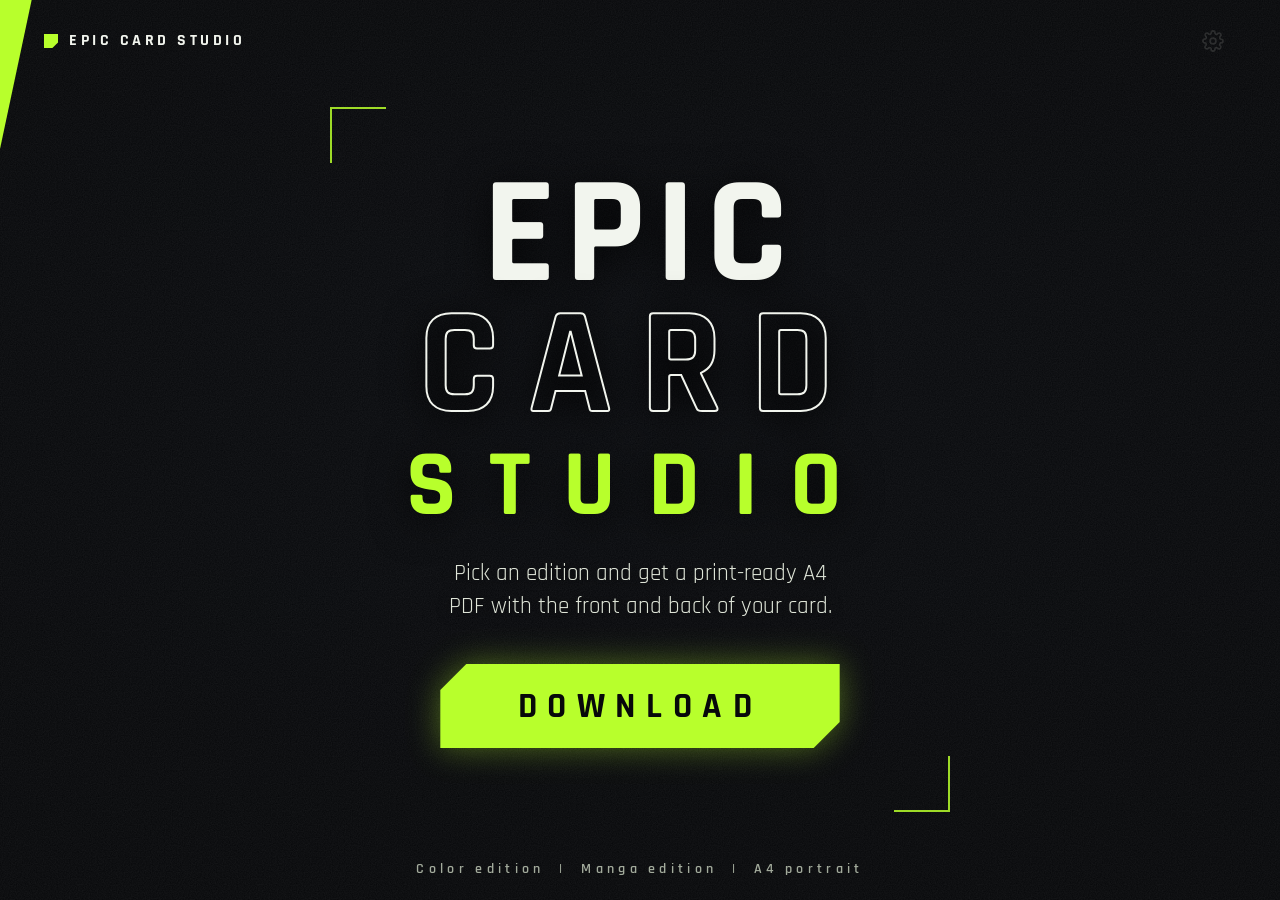
<file: index.html>
<!doctype html>
<html lang="en">
<head>
  <meta charset="utf-8">
  <meta name="viewport" content="width=device-width, initial-scale=1, viewport-fit=cover">
  <title>EPIC CARD STUDIO</title>
  <meta name="description" content="Download print-ready A4 card PDFs in Color or Black-and-White Manga editions.">
  <meta name="theme-color" content="#07080a">
  <link rel="preconnect" href="https://fonts.googleapis.com">
  <link rel="preconnect" href="https://fonts.gstatic.com" crossorigin>
  <link href="https://fonts.googleapis.com/css2?family=Rajdhani:wght@400;500;600;700&display=swap" rel="stylesheet">
  <link rel="stylesheet" href="css/styles.css">
  <script>if(location.protocol==="file:"){document.addEventListener("DOMContentLoaded",function(){document.body.insertAdjacentHTML("afterbegin","<div class=\"file-warning\" role=\"alert\">This site uses ES modules and must be served over http. Run a local server (see README), do not open the file directly.</div>");});}</script>
</head>
<body data-page="landing" class="landing">
  <div class="wallpaper" aria-hidden="true"></div>
  <div class="wallpaper-shade" aria-hidden="true"></div>
  <div class="grain" aria-hidden="true"></div>
  <div class="wipe" aria-hidden="true"></div>

  <header class="topnav" id="topnav">
    <a class="brand" href="index.html" aria-label="Epic Card Studio home"><span class="brand-mark" aria-hidden="true"></span>EPIC CARD STUDIO</a>
    <button type="button" class="settings-btn" id="settings-btn" aria-label="Settings (administrator)" title="Settings">
      <svg viewBox="0 0 24 24" width="22" height="22" fill="none" stroke="currentColor" stroke-width="1.8" stroke-linecap="round" stroke-linejoin="round" aria-hidden="true"><circle cx="12" cy="12" r="3.2"/><path d="M19.4 15a1.7 1.7 0 0 0 .3 1.9l.1.1a2 2 0 1 1-2.8 2.8l-.1-.1a1.7 1.7 0 0 0-1.9-.3 1.7 1.7 0 0 0-1 1.5V21a2 2 0 1 1-4 0v-.1a1.7 1.7 0 0 0-1.1-1.5 1.7 1.7 0 0 0-1.9.3l-.1.1a2 2 0 1 1-2.8-2.8l.1-.1a1.7 1.7 0 0 0 .3-1.9 1.7 1.7 0 0 0-1.5-1H3a2 2 0 1 1 0-4h.1a1.7 1.7 0 0 0 1.5-1.1 1.7 1.7 0 0 0-.3-1.9l-.1-.1a2 2 0 1 1 2.8-2.8l.1.1a1.7 1.7 0 0 0 1.9.3h.1a1.7 1.7 0 0 0 1-1.5V3a2 2 0 1 1 4 0v.1a1.7 1.7 0 0 0 1 1.5 1.7 1.7 0 0 0 1.9-.3l.1-.1a2 2 0 1 1 2.8 2.8l-.1.1a1.7 1.7 0 0 0-.3 1.9v.1a1.7 1.7 0 0 0 1.5 1H21a2 2 0 1 1 0 4h-.1a1.7 1.7 0 0 0-1.5 1z"/></svg>
    </button>
  </header>

  <main class="hero">
    <div class="hero-frame">
      <h1 class="hero-title"><span>EPIC</span><span>CARD</span><span>STUDIO</span></h1>
      <p class="hero-sub">Pick an edition and get a print-ready A4 PDF with the front and back of your card.</p>
      <span class="glow"><a class="btn btn-hero" id="download-cta" href="editions.html">DOWNLOAD</a></span>
    </div>
  </main>

  <footer class="hero-foot">Color edition &nbsp;|&nbsp; Manga edition &nbsp;|&nbsp; A4 portrait</footer>
  <script type="module" src="js/app.js"></script>
</body>
</html>
</file>
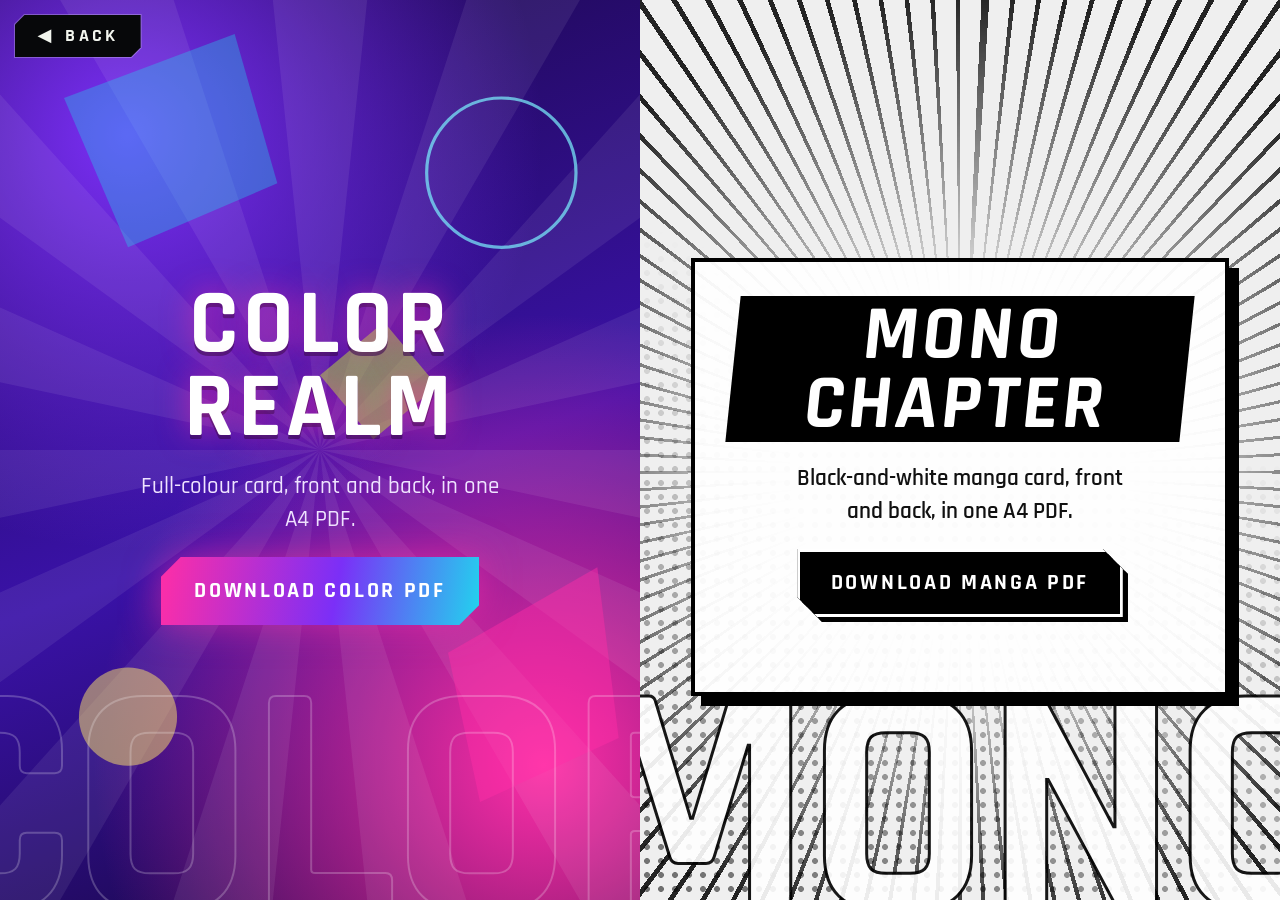
<file: editions.html>
<!doctype html>
<html lang="en">
<head>
  <meta charset="utf-8">
  <meta name="viewport" content="width=device-width, initial-scale=1, viewport-fit=cover">
  <title>Choose an edition | EPIC CARD STUDIO</title>
  <meta name="theme-color" content="#07080a">
  <link rel="preconnect" href="https://fonts.googleapis.com">
  <link rel="preconnect" href="https://fonts.gstatic.com" crossorigin>
  <link href="https://fonts.googleapis.com/css2?family=Rajdhani:wght@400;500;600;700&display=swap" rel="stylesheet">
  <link rel="stylesheet" href="css/styles.css">
  <script>if(location.protocol==="file:"){document.addEventListener("DOMContentLoaded",function(){document.body.insertAdjacentHTML("afterbegin","<div class=\"file-warning\" role=\"alert\">This site uses ES modules and must be served over http. Run a local server (see README), do not open the file directly.</div>");});}</script>
</head>
<body data-page="editions" class="editions-page">
  <a class="back-link cut-box" href="index.html"><span aria-hidden="true">&#9664;</span> BACK</a>
  <main class="editions">
    <section class="panel panel-color" aria-labelledby="color-title">
      <div class="deco" aria-hidden="true">
        <svg viewBox="0 0 600 900" preserveAspectRatio="xMidYMid slice"><g fill="#fff" opacity=".07" id="rays"></g>
          <polygon points="60,120 220,60 260,200 120,260" fill="#22d3ee" opacity=".35"/>
          <polygon points="420,640 560,560 580,720 450,780" fill="#ff2ea6" opacity=".45"/>
          <polygon points="300,380 360,330 410,390 350,440" fill="#b8ff2c" opacity=".5"/>
          <circle cx="470" cy="190" r="70" fill="none" stroke="#7df3ff" stroke-width="3" opacity=".7"/>
          <circle cx="120" cy="700" r="46" fill="#ffe66d" opacity=".5"/>
        </svg>
        <span class="ghost">COLOR</span>
      </div>
      <div class="panel-inner">
        <h2 id="color-title" class="panel-title">COLOR REALM</h2>
        <p class="panel-copy">Full-colour card, front and back, in one A4 PDF.</p>
        <span class="glow glow-color"><button type="button" class="btn btn-color" data-edition="color"><span class="spin" aria-hidden="true"></span><span class="btn-label">DOWNLOAD COLOR PDF</span></button></span>
        <p class="status" role="status" aria-live="polite"></p>
      </div>
    </section>

    <section class="panel panel-manga" aria-labelledby="manga-title">
      <div class="deco" aria-hidden="true"><span class="speed"></span><span class="dots"></span><span class="ghost">MONO</span></div>
      <div class="panel-inner">
        <h2 id="manga-title" class="panel-title">MONO CHAPTER</h2>
        <p class="panel-copy">Black-and-white manga card, front and back, in one A4 PDF.</p>
        <span class="glow glow-manga"><button type="button" class="btn btn-manga" data-edition="manga"><span class="spin" aria-hidden="true"></span><span class="btn-label">DOWNLOAD MANGA PDF</span></button></span>
        <p class="status" role="status" aria-live="polite"></p>
      </div>
    </section>
  </main>
  <script>
    (function(){var g=document.getElementById("rays"),s="";for(var i=0;i<30;i+=2){var a=i*Math.PI/15,b=(i+1)*Math.PI/15;s+='<polygon points="300,450 '+(300+1200*Math.cos(a)).toFixed(0)+','+(450+1200*Math.sin(a)).toFixed(0)+' '+(300+1200*Math.cos(b)).toFixed(0)+','+(450+1200*Math.sin(b)).toFixed(0)+'"/>';}g.innerHTML=s;})();
  </script>
  <script type="module" src="js/app.js"></script>
</body>
</html>
</file>
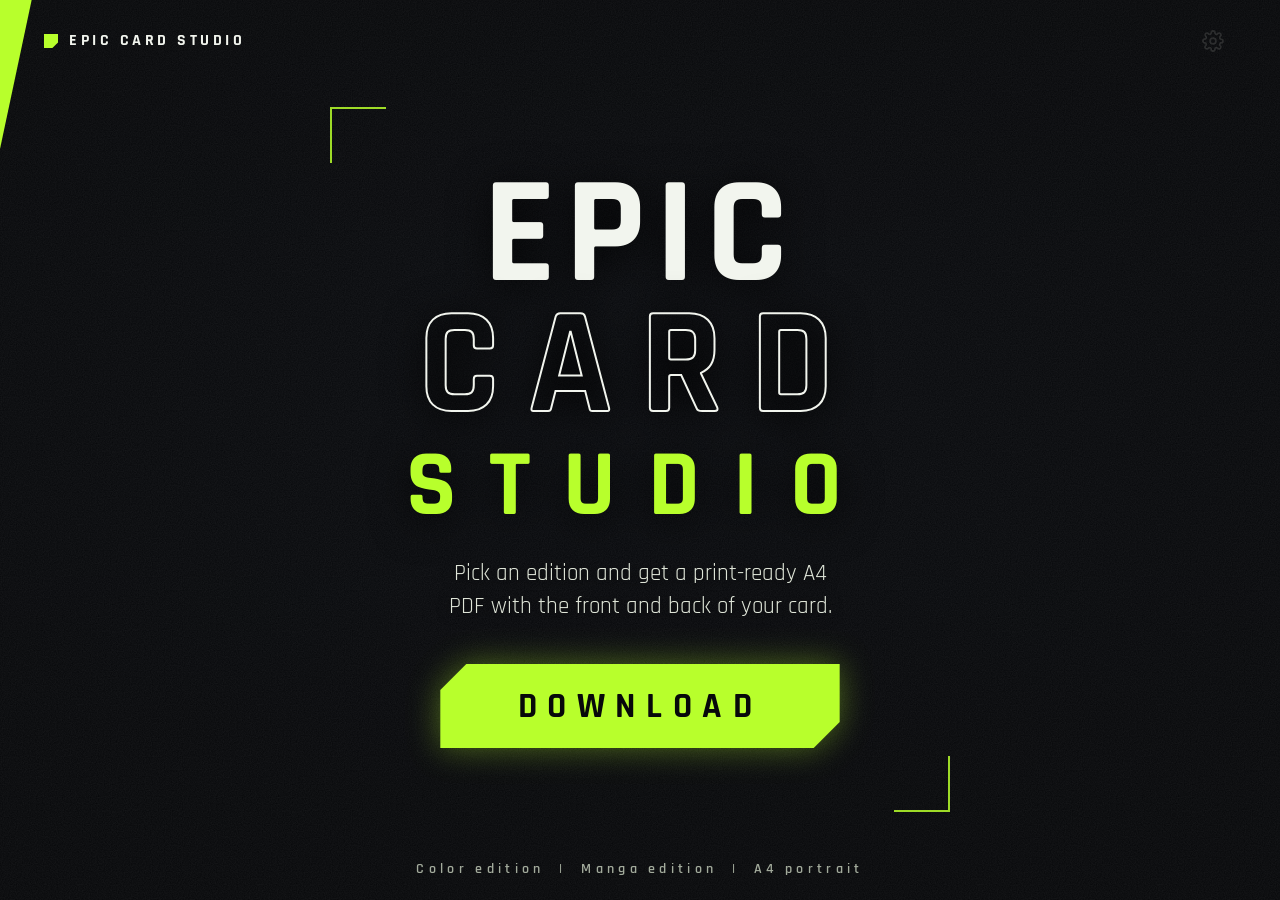
<file: landing.html>
<!doctype html>
<html lang="en">
<head>
  <meta charset="utf-8">
  <title>EPIC CARD STUDIO</title>
  <meta http-equiv="refresh" content="0; url=index.html">
  <link rel="canonical" href="index.html">
  <script>location.replace("index.html");</script>
</head>
<body style="background:#07080a;color:#f2f5ee;font-family:sans-serif"><p>Redirecting to <a href="index.html" style="color:#b8ff2c">index.html</a>…</p></body>
</html>
</file>
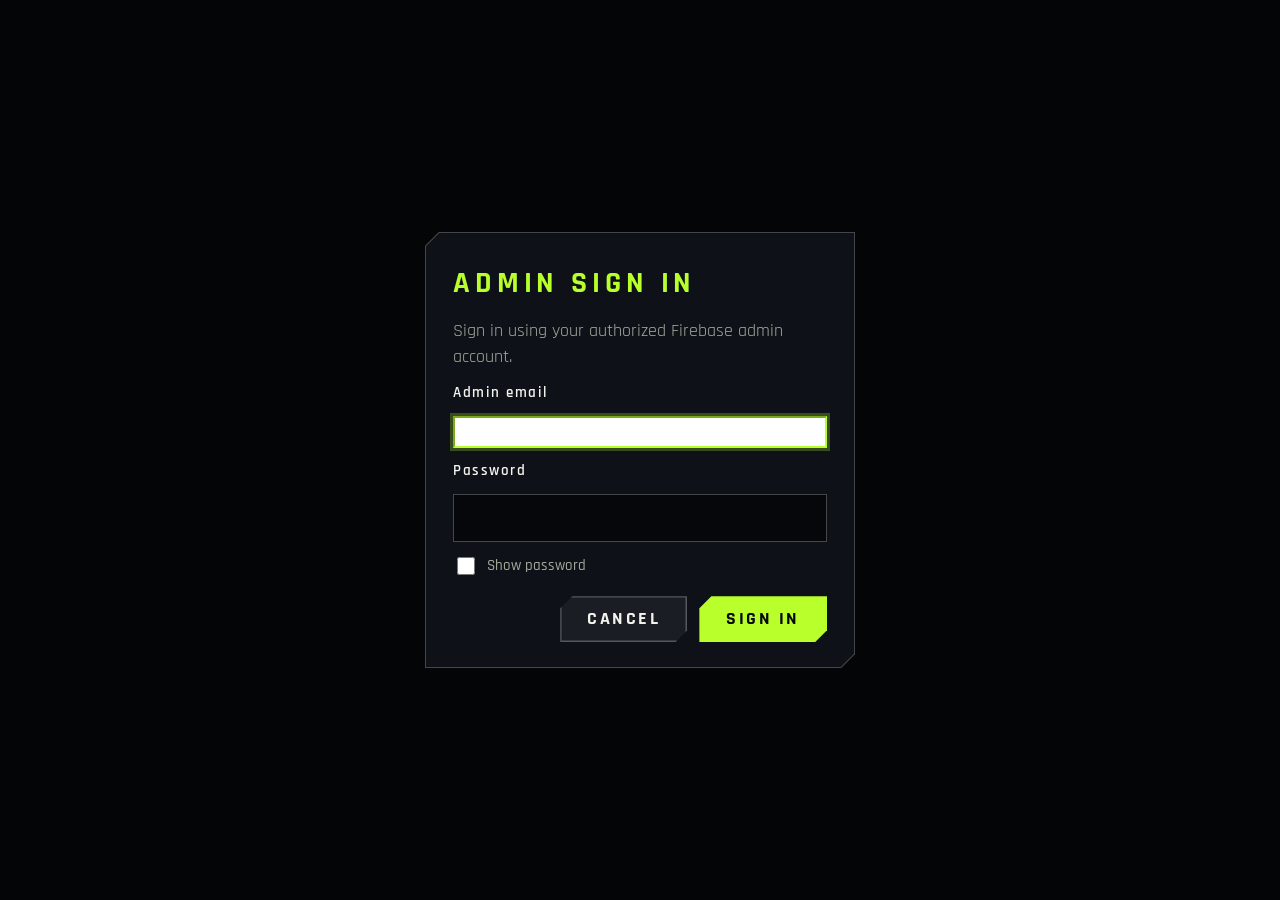
<file: settings.html>
<!doctype html>
<html lang="en">
<head>
  <meta charset="utf-8">
  <meta name="viewport" content="width=device-width, initial-scale=1, viewport-fit=cover">
  <title>Template workbench | EPIC CARD STUDIO</title>
  <meta name="robots" content="noindex">
  <meta name="theme-color" content="#07080a">
  <link rel="preconnect" href="https://fonts.googleapis.com">
  <link rel="preconnect" href="https://fonts.gstatic.com" crossorigin>
  <link href="https://fonts.googleapis.com/css2?family=Rajdhani:wght@400;500;600;700&display=swap" rel="stylesheet">
  <link rel="stylesheet" href="css/styles.css">
  <script>if(location.protocol==="file:"){document.addEventListener("DOMContentLoaded",function(){document.body.insertAdjacentHTML("afterbegin","<div class=\"file-warning\" role=\"alert\">This site uses ES modules and must be served over http. Run a local server (see README), do not open the file directly.</div>");});}</script>
</head>
<body data-page="settings" class="admin">
  <div class="grain" aria-hidden="true"></div>
  <div id="locked-screen" class="locked-screen"><p>Administrator access required.</p><a class="btn btn-ghost" href="index.html">BACK TO LANDING</a></div>

  <div id="admin-root" hidden>
    <header class="admin-top">
      <a class="brand" href="index.html"><span class="brand-mark" aria-hidden="true"></span>EPIC CARD STUDIO <span class="brand-sub">WORKBENCH</span></a>
      <div class="admin-actions">
        <span class="chip" id="conn-status" role="status">Checking Firebase…</span>
        <button type="button" class="btn btn-small btn-ghost" id="btn-init">INITIALIZE MISSING</button>
        <button type="button" class="btn btn-small btn-primary" id="btn-zip">EXPORT ALL HTML (.ZIP)</button>
        <button type="button" class="btn btn-small btn-ghost" id="btn-lock">LOCK</button>
      </div>
    </header>
    <main class="admin-main">
      <h1 class="admin-title">Template workbench</h1>
      <p class="admin-lead">Four independent templates, each stored in Cloud Firestore with its own version history. Uploading or editing never overwrites anything until you press Save.</p>
      <section class="tgrid" id="template-grid" aria-label="Templates"></section>
      <section class="notes cut-box" aria-label="Notes">
        <h2>Before you save</h2>
        <ul>
          <li>Template code is trusted content. In previews and PDFs, scripts are <strong>not executed</strong>, and external images, fonts or stylesheets may behave differently than in a normal browser tab.</li>
          <li>Design inside one fixed-size root (default 640 &times; 960 px). To use another size add <code>&lt;meta name="card-size" content="WIDTHxHEIGHT"&gt;</code>.</li>
          <li>The PDF renderer ignores <code>clip-path</code>, filters and blend modes. Prefer inline SVG for angled shapes.</li>
          <li>The password gate only hides this screen. It does not secure Firestore. See the README.</li>
        </ul>
      </section>
    </main>
  </div>

  <dialog id="workbench" class="workbench" aria-labelledby="wb-title">
    <header class="wb-head">
      <div class="wb-heading">
        <h2 id="wb-title">Editing <span id="wb-filename">-</span></h2>
        <p id="wb-meta" class="wb-meta"></p>
      </div>
      <div class="wb-indicators">
        <span class="chip" id="wb-count">0 characters</span>
        <span class="chip" id="wb-dirty">Saved</span>
        <span class="chip" id="wb-source"></span>
      </div>
    </header>
    <div class="wb-tabs" role="tablist" aria-label="Templates" id="wb-tabs"></div>
    <div class="wb-body">
      <section class="wb-left">
        <div class="wb-editor" id="wb-editor-pane">
          <label for="wb-code" class="wb-label">HTML source</label>
          <textarea id="wb-code" spellcheck="false" wrap="off" autocomplete="off" autocapitalize="off" aria-describedby="wb-validation"></textarea>
          <p id="wb-validation" class="wb-validation" role="status" aria-live="polite"></p>
        </div>
        <div class="wb-history" id="wb-history-pane" hidden>
          <div class="wb-history-head"><h3>Version history</h3><button type="button" class="btn btn-small btn-ghost" id="wb-history-close">BACK TO EDITOR</button></div>
          <p class="wb-note">Each save archives the version it replaces. Restoring archives the current version first, so nothing is lost.</p>
          <ul id="wb-history-list" class="history-list"></ul>
        </div>
      </section>
      <section class="wb-right" aria-label="Live A4 preview">
        <div id="wb-banner" class="wb-banner" hidden></div>
        <div id="wb-preview"></div>
        <p class="wb-note">A4 portrait, 210 &times; 297 mm. Updates as you type; scripts do not run.</p>
      </section>
    </div>
    <footer class="wb-foot">
      <div class="wb-foot-left">
        <button type="button" class="btn btn-small btn-ghost" id="wb-upload">UPLOAD HTML</button>
        <button type="button" class="btn btn-small btn-ghost" id="wb-starter">LOAD STARTER</button>
        <button type="button" class="btn btn-small btn-ghost" id="wb-download">DOWNLOAD DRAFT</button>
        <button type="button" class="btn btn-small btn-ghost" id="wb-history-btn">HISTORY</button>
      </div>
      <div class="wb-foot-right">
        <button type="button" class="btn btn-small btn-ghost" id="wb-cancel">CANCEL</button>
        <button type="button" class="btn btn-small btn-primary" id="wb-save">SAVE TO FIREBASE</button>
      </div>
    </footer>
  </dialog>

  <input type="file" id="file-input" accept=".html,.htm,text/html" hidden>

  <dialog id="confirm-dialog" class="gate cut-box" aria-labelledby="confirm-title">
    <div class="gate-form">
      <h2 id="confirm-title">Confirm</h2>
      <p id="confirm-text" class="gate-lead"></p>
      <div class="gate-actions">
        <button type="button" class="btn btn-ghost" id="confirm-no">CANCEL</button>
        <button type="button" class="btn btn-primary" id="confirm-yes">CONFIRM</button>
      </div>
    </div>
  </dialog>
  <script type="module" src="js/admin.js"></script>
</body>
</html>
</file>
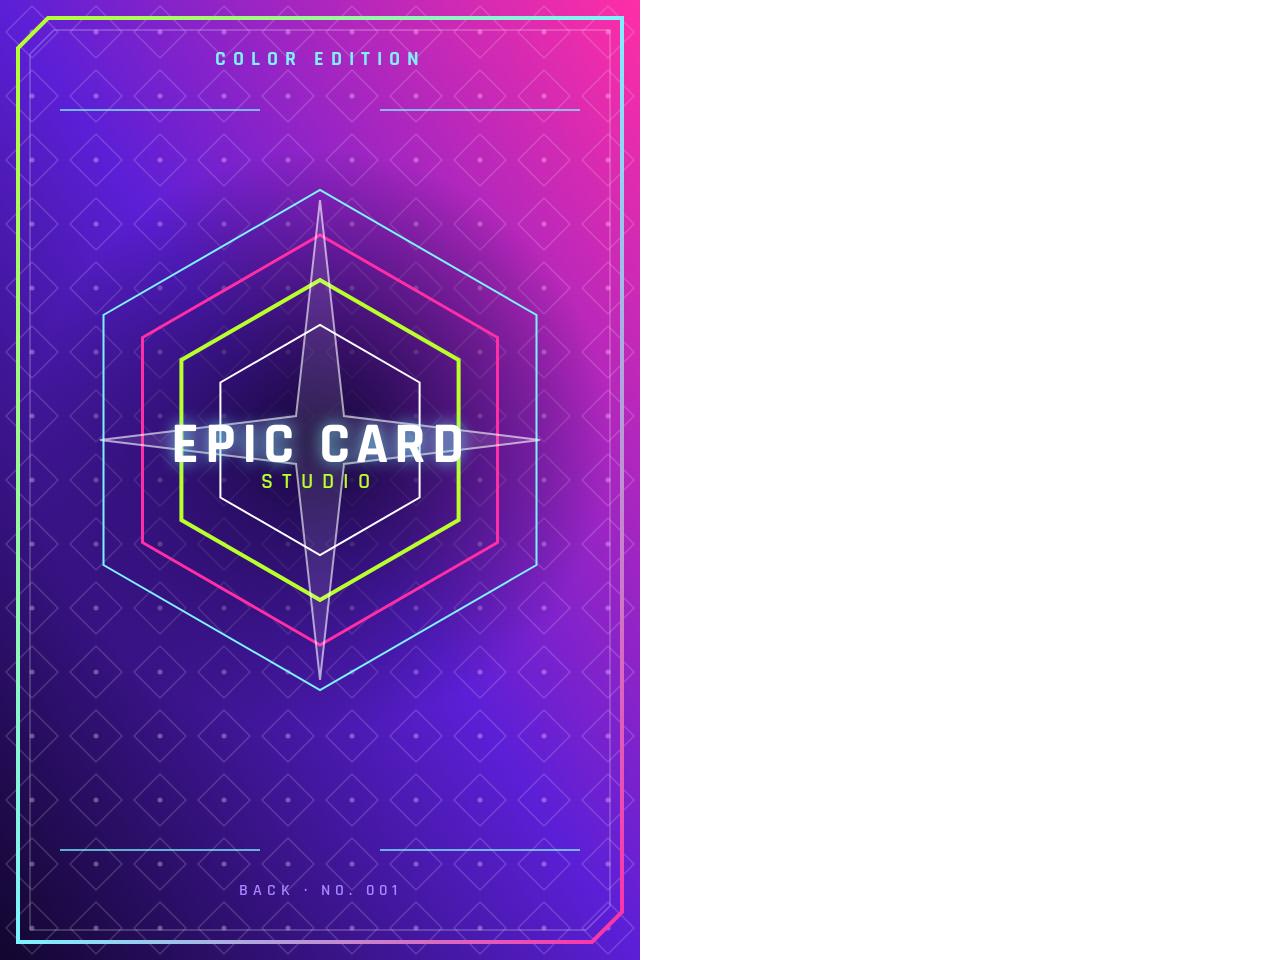
<file: templates/color_back.html>
<!doctype html>
<html lang="en">
<head>
<meta charset="utf-8">
<meta name="viewport" content="width=640">
<meta name="card-size" content="640x960">
<title>Color Back</title>
<link rel="preconnect" href="https://fonts.googleapis.com">
<link rel="preconnect" href="https://fonts.gstatic.com" crossorigin>
<link href="https://fonts.googleapis.com/css2?family=Rajdhani:wght@500;600;700&display=swap" rel="stylesheet">
<style>
/* Card template. Design inside the fixed-size .card root (640 x 960 px).
   Keep it self-contained: inline SVG and data: URIs export most reliably.
   Avoid clip-path, filters and blend modes: the PDF renderer ignores them. */
html,body{margin:0;padding:0;background:#fff}
*{box-sizing:border-box}
.card{position:relative;width:640px;height:960px;overflow:hidden;font-family:'Rajdhani','Arial Narrow',Arial,sans-serif;background:#12062e;}
.card svg.art{position:absolute;left:0;top:0;width:640px;height:960px}
.t{position:absolute;margin:0}

.mark{left:0;width:640px;top:408px;text-align:center;font-size:58px;font-weight:700;letter-spacing:6px;color:#fff;text-shadow:0 0 16px rgba(125,243,255,.8)}
.mark2{left:0;width:640px;top:468px;text-align:center;font-size:22px;font-weight:600;letter-spacing:9px;color:#b8ff2c}
.top{left:0;width:640px;top:46px;text-align:center;font-size:20px;font-weight:700;letter-spacing:7px;color:#7df3ff}
.bot{left:0;width:640px;top:880px;text-align:center;font-size:16px;font-weight:600;letter-spacing:5px;color:#a687ff}

</style>
</head>
<body>
<div class="card">
<svg class="art" viewBox="0 0 640 960" xmlns="http://www.w3.org/2000/svg">
<defs>
<linearGradient id="bg" x1="0" y1="1" x2="1" y2="0"><stop offset="0" stop-color="#12062e"/><stop offset=".5" stop-color="#5b1fd6"/><stop offset="1" stop-color="#ff2ea6"/></linearGradient>
<linearGradient id="edge" x1="0" y1="0" x2="1" y2="1"><stop offset="0" stop-color="#b8ff2c"/><stop offset=".5" stop-color="#7df3ff"/><stop offset="1" stop-color="#ff2ea6"/></linearGradient>
<pattern id="lat" width="64" height="64" patternUnits="userSpaceOnUse"><polygon points="32,6 58,32 32,58 6,32" fill="none" stroke="#fff" stroke-opacity=".16" stroke-width="1.5"/><circle cx="32" cy="32" r="2.5" fill="#fff" fill-opacity=".3"/></pattern>
<radialGradient id="glow" cx=".5" cy=".5" r=".5"><stop offset="0" stop-color="#12062e" stop-opacity=".95"/><stop offset="1" stop-color="#12062e" stop-opacity="0"/></radialGradient>
</defs>
<rect width="640" height="960" fill="url(#bg)"/>
<rect width="640" height="960" fill="url(#lat)"/>
<circle cx="320" cy="440" r="290" fill="url(#glow)"/>
<polygon points="536.5,565.0 320.0,690.0 103.5,565.0 103.5,315.0 320.0,190.0 536.5,315.0" fill="none" stroke="#7df3ff" stroke-width="2"/><polygon points="497.5,542.5 320.0,645.0 142.5,542.5 142.5,337.5 320.0,235.0 497.5,337.5" fill="none" stroke="#ff2ea6" stroke-width="3"/><polygon points="458.6,520.0 320.0,600.0 181.4,520.0 181.4,360.0 320.0,280.0 458.6,360.0" fill="none" stroke="#b8ff2c" stroke-width="4"/><polygon points="419.6,497.5 320.0,555.0 220.4,497.5 220.4,382.5 320.0,325.0 419.6,382.5" fill="none" stroke="#ffffff" stroke-width="2"/>
<polygon points="320,200 344,416 540,440 344,464 320,680 296,464 100,440 296,416" fill="#fff" fill-opacity=".1" stroke="#fff" stroke-opacity=".6" stroke-width="2"/>
<polygon points="48,18 622,18 622,912 592,942 18,942 18,48" fill="none" stroke="url(#edge)" stroke-width="4"/>
<polygon points="54,30 610,30 610,906 586,930 30,930 30,54" fill="none" stroke="#fff" stroke-opacity=".25" stroke-width="1.5"/>
<path d="M60 110 H260 M380 110 H580 M60 850 H260 M380 850 H580" stroke="#7df3ff" stroke-width="2" fill="none" opacity=".7"/>
</svg>
<p class="t top">COLOR EDITION</p>
<p class="t mark">EPIC CARD</p>
<p class="t mark2">STUDIO</p>
<p class="t bot">BACK · NO. 001</p>
</div>
</body>
</html>
</file>
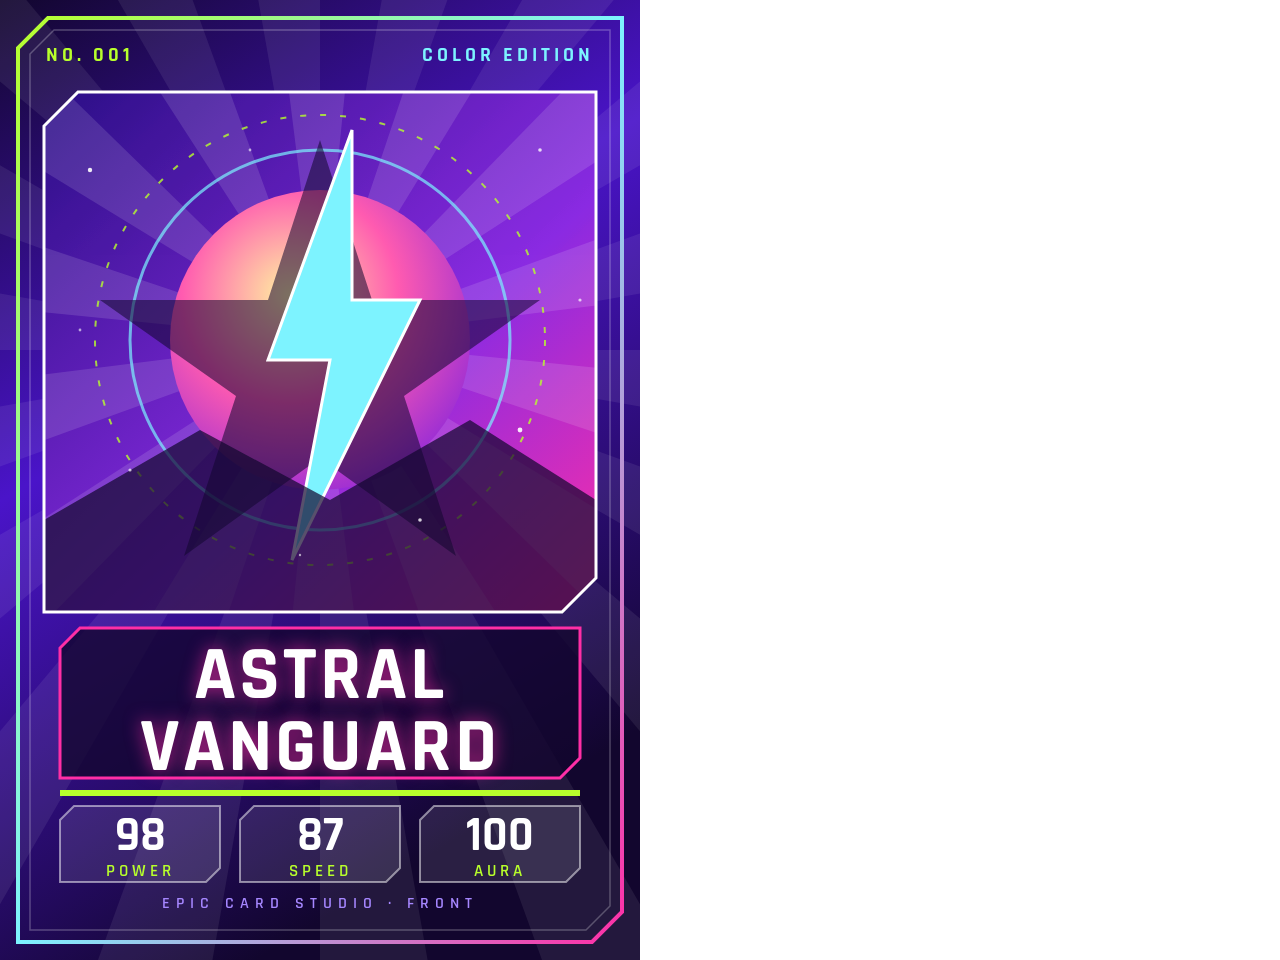
<file: templates/color_front.html>
<!doctype html>
<html lang="en">
<head>
<meta charset="utf-8">
<meta name="viewport" content="width=640">
<meta name="card-size" content="640x960">
<title>Color Front</title>
<link rel="preconnect" href="https://fonts.googleapis.com">
<link rel="preconnect" href="https://fonts.gstatic.com" crossorigin>
<link href="https://fonts.googleapis.com/css2?family=Rajdhani:wght@500;600;700&display=swap" rel="stylesheet">
<style>
/* Card template. Design inside the fixed-size .card root (640 x 960 px).
   Keep it self-contained: inline SVG and data: URIs export most reliably.
   Avoid clip-path, filters and blend modes: the PDF renderer ignores them. */
html,body{margin:0;padding:0;background:#fff}
*{box-sizing:border-box}
.card{position:relative;width:640px;height:960px;overflow:hidden;font-family:'Rajdhani','Arial Narrow',Arial,sans-serif;background:#12062e;}
.card svg.art{position:absolute;left:0;top:0;width:640px;height:960px}
.t{position:absolute;margin:0}

.no{left:46px;top:42px;font-size:20px;font-weight:700;letter-spacing:4px;color:#b8ff2c}
.ed{right:46px;top:42px;font-size:20px;font-weight:700;letter-spacing:4px;color:#7df3ff;text-align:right}
.name{left:0;width:640px;top:640px;text-align:center;font-size:76px;line-height:.95;font-weight:700;letter-spacing:3px;color:#fff;text-shadow:0 0 18px rgba(255,46,166,.7)}
.sub{left:0;width:640px;top:735px;text-align:center;font-size:24px;font-weight:600;letter-spacing:5px;color:#e2c8ff}
.stat{width:160px;text-align:center;top:812px}
.stat b{display:block;font-size:48px;line-height:1;color:#fff}
.stat span{display:block;font-size:17px;font-weight:600;letter-spacing:4px;color:#b8ff2c}
.foot{left:0;width:640px;top:893px;text-align:center;font-size:16px;font-weight:600;letter-spacing:6px;color:#a687ff}

</style>
</head>
<body>
<div class="card">
<svg class="art" viewBox="0 0 640 960" xmlns="http://www.w3.org/2000/svg">
<defs>
<linearGradient id="bg" x1="0" y1="0" x2="0.4" y2="1"><stop offset="0" stop-color="#12062e"/><stop offset=".45" stop-color="#4a14c9"/><stop offset="1" stop-color="#12062e"/></linearGradient>
<radialGradient id="orb" cx=".4" cy=".35" r=".8"><stop offset="0" stop-color="#fff3a0"/><stop offset=".45" stop-color="#ff5bb0"/><stop offset="1" stop-color="#7a1fe0"/></radialGradient>
<linearGradient id="win" x1="0" y1="0" x2="1" y2="1"><stop offset="0" stop-color="#2b0f86"/><stop offset=".6" stop-color="#8a2be2"/><stop offset="1" stop-color="#ff2ea6"/></linearGradient>
<linearGradient id="edge" x1="0" y1="0" x2="1" y2="1"><stop offset="0" stop-color="#b8ff2c"/><stop offset=".5" stop-color="#7df3ff"/><stop offset="1" stop-color="#ff2ea6"/></linearGradient>
<clipPath id="winclip"><polygon points="78,92 596,92 596,578 562,612 44,612 44,126"/></clipPath>
</defs>
<rect width="640" height="960" fill="url(#bg)"/>
<g fill="#fff" opacity=".07"><polygon points="320,350 1220.0,350.0 1206.3,506.3"/><polygon points="320,350 1165.7,657.8 1099.4,800.0"/><polygon points="320,350 1009.4,928.5 898.5,1039.4"/><polygon points="320,350 770.0,1129.4 627.8,1195.7"/><polygon points="320,350 476.3,1236.3 320.0,1250.0"/><polygon points="320,350 163.7,1236.3 12.2,1195.7"/><polygon points="320,350 -130.0,1129.4 -258.5,1039.4"/><polygon points="320,350 -369.4,928.5 -459.4,800.0"/><polygon points="320,350 -525.7,657.8 -566.3,506.3"/><polygon points="320,350 -580.0,350.0 -566.3,193.7"/><polygon points="320,350 -525.7,42.2 -459.4,-100.0"/><polygon points="320,350 -369.4,-228.5 -258.5,-339.4"/><polygon points="320,350 -130.0,-429.4 12.2,-495.7"/><polygon points="320,350 163.7,-536.3 320.0,-550.0"/><polygon points="320,350 476.3,-536.3 627.8,-495.7"/><polygon points="320,350 770.0,-429.4 898.5,-339.4"/><polygon points="320,350 1009.4,-228.5 1099.4,-100.0"/><polygon points="320,350 1165.7,42.2 1206.3,193.7"/></g>
<polygon points="48,18 622,18 622,912 592,942 18,942 18,48" fill="none" stroke="url(#edge)" stroke-width="4"/>
<polygon points="54,30 610,30 610,906 586,930 30,930 30,54" fill="none" stroke="#fff" stroke-opacity=".25" stroke-width="1.5"/>
<polygon points="78,92 596,92 596,578 562,612 44,612 44,126" fill="url(#win)"/>
<g clip-path="url(#winclip)">
<g fill="#fff" opacity=".12"><polygon points="320,340 1016.5,409.9 983.5,563.1"/><polygon points="320,340 917.2,705.2 821.0,828.9"/><polygon points="320,340 699.6,928.1 559.2,997.8"/><polygon points="320,340 406.9,1034.6 250.1,1036.5"/><polygon points="320,340 96.9,1003.5 -45.2,937.2"/><polygon points="320,340 -168.9,841.0 -268.1,719.6"/><polygon points="320,340 -337.8,579.2 -374.6,426.9"/><polygon points="320,340 -376.5,270.1 -343.5,116.9"/><polygon points="320,340 -277.2,-25.2 -181.0,-148.9"/><polygon points="320,340 -59.6,-248.1 80.8,-317.8"/><polygon points="320,340 233.1,-354.6 389.9,-356.5"/><polygon points="320,340 543.1,-323.5 685.2,-257.2"/><polygon points="320,340 808.9,-161.0 908.1,-39.6"/><polygon points="320,340 977.8,100.8 1014.6,253.1"/></g>
<circle cx="320" cy="340" r="190" fill="none" stroke="#7df3ff" stroke-width="3" opacity=".7"/>
<circle cx="320" cy="340" r="150" fill="url(#orb)"/>
<circle cx="320" cy="340" r="225" fill="none" stroke="#b8ff2c" stroke-width="2" stroke-dasharray="6 14" opacity=".8"/>
<polygon points="320,140 372,300 540,300 404,396 456,556 320,458 184,556 236,396 100,300 268,300" fill="#12062e" opacity=".55"/>
<polygon points="352,130 268,360 330,360 292,560 420,300 352,300" fill="#7df3ff"/>
<polygon points="352,130 268,360 330,360 292,560 420,300 352,300" fill="none" stroke="#fff" stroke-width="3"/>
<polygon points="44,520 200,430 330,500 470,420 596,500 596,612 44,612" fill="#12062e" opacity=".7"/>
<circle cx="90" cy="170" r="2.2" fill="#fff" opacity="0.9"/><circle cx="540" cy="150" r="1.8" fill="#fff" opacity="0.8"/><circle cx="130" cy="470" r="1.6" fill="#fff" opacity="0.7"/><circle cx="520" cy="430" r="2.4" fill="#fff" opacity="0.9"/><circle cx="80" cy="330" r="1.4" fill="#fff" opacity="0.6"/><circle cx="580" cy="300" r="1.6" fill="#fff" opacity="0.7"/><circle cx="250" cy="150" r="1.4" fill="#fff" opacity="0.6"/><circle cx="420" cy="520" r="1.8" fill="#fff" opacity="0.8"/><circle cx="300" cy="555" r="1.2" fill="#fff" opacity="0.6"/>
</g>
<polygon points="78,92 596,92 596,578 562,612 44,612 44,126" fill="none" stroke="#fff" stroke-width="3"/>
<polygon points="60,640 580,640 604,664 604,830 36,830 36,664" fill="none"/>
<polygon points="80,628 580,628 580,758 560,778 60,778 60,648" fill="#12062e" opacity=".78"/>
<polygon points="80,628 580,628 580,758 560,778 60,778 60,648" fill="none" stroke="#ff2ea6" stroke-width="3"/>
<rect x="60" y="790" width="520" height="6" fill="#b8ff2c"/>
<polygon points="74,806 220,806 220,868 206,882 60,882 60,820" fill="#ffffff" fill-opacity=".1" stroke="#fff" stroke-opacity=".5" stroke-width="2"/>
<polygon points="254,806 400,806 400,868 386,882 240,882 240,820" fill="#ffffff" fill-opacity=".1" stroke="#fff" stroke-opacity=".5" stroke-width="2"/>
<polygon points="434,806 580,806 580,868 566,882 420,882 420,820" fill="#ffffff" fill-opacity=".1" stroke="#fff" stroke-opacity=".5" stroke-width="2"/>
</svg>
<p class="t no">NO. 001</p>
<p class="t ed">COLOR EDITION</p>
<h1 class="t name">ASTRAL<br>VANGUARD</h1>
<div class="t stat" style="left:60px"><b>98</b><span>POWER</span></div>
<div class="t stat" style="left:240px"><b>87</b><span>SPEED</span></div>
<div class="t stat" style="left:420px"><b>100</b><span>AURA</span></div>
<p class="t foot">EPIC CARD STUDIO · FRONT</p>
</div>
</body>
</html>
</file>
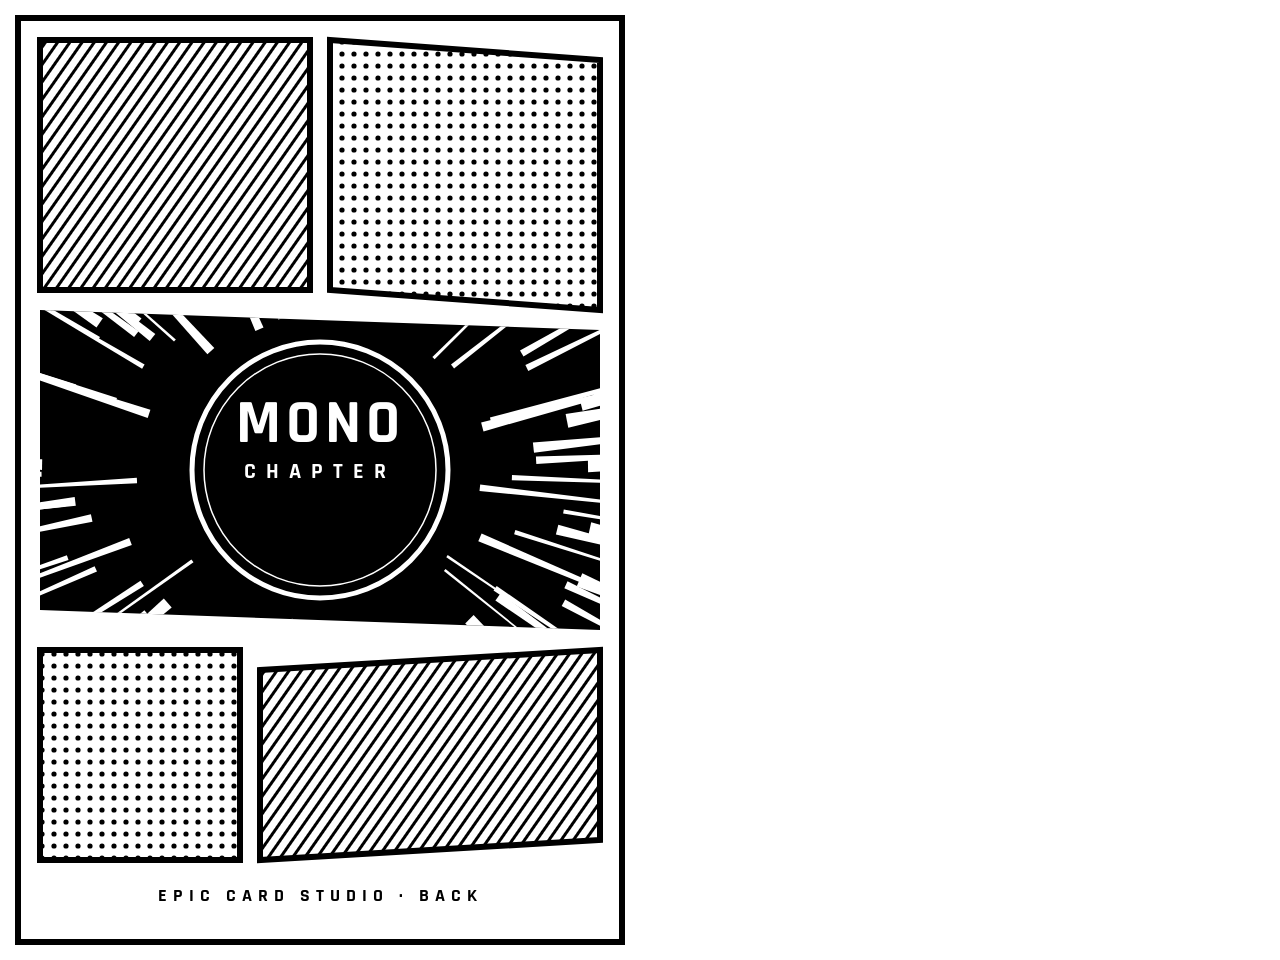
<file: templates/manga_back.html>
<!doctype html>
<html lang="en">
<head>
<meta charset="utf-8">
<meta name="viewport" content="width=640">
<meta name="card-size" content="640x960">
<title>Manga Back</title>
<link rel="preconnect" href="https://fonts.googleapis.com">
<link rel="preconnect" href="https://fonts.gstatic.com" crossorigin>
<link href="https://fonts.googleapis.com/css2?family=Rajdhani:wght@500;600;700&display=swap" rel="stylesheet">
<style>
/* Card template. Design inside the fixed-size .card root (640 x 960 px).
   Keep it self-contained: inline SVG and data: URIs export most reliably.
   Avoid clip-path, filters and blend modes: the PDF renderer ignores them. */
html,body{margin:0;padding:0;background:#fff}
*{box-sizing:border-box}
.card{position:relative;width:640px;height:960px;overflow:hidden;font-family:'Rajdhani','Arial Narrow',Arial,sans-serif;background:#fff;color:#000;}
.card svg.art{position:absolute;left:0;top:0;width:640px;height:960px}
.t{position:absolute;margin:0}

.badge{left:0;width:640px;top:393px;text-align:center;font-size:62px;line-height:1;font-weight:700;letter-spacing:5px;color:#fff}
.badge2{left:0;width:640px;top:458px;text-align:center;font-size:22px;font-weight:700;letter-spacing:10px;color:#fff}
.bot{left:0;width:640px;top:884px;text-align:center;font-size:18px;font-weight:700;letter-spacing:6px;color:#000}

</style>
</head>
<body>
<div class="card">
<svg class="art" viewBox="0 0 640 960" xmlns="http://www.w3.org/2000/svg">
<defs>
<pattern id="hatch" width="10" height="10" patternUnits="userSpaceOnUse" patternTransform="rotate(35)"><rect width="10" height="10" fill="#fff"/><rect width="3" height="10" fill="#000"/></pattern>
<pattern id="dots" width="12" height="12" patternUnits="userSpaceOnUse"><rect width="12" height="12" fill="#fff"/><circle cx="6" cy="6" r="2.6" fill="#000"/></pattern>
<clipPath id="band"><polygon points="40,310 600,330 600,630 40,610"/></clipPath>
</defs>
<rect width="640" height="960" fill="#fff"/>
<polygon points="40,40 310,40 310,290 40,290" fill="url(#hatch)" stroke="#000" stroke-width="6"/>
<polygon points="330,40 600,60 600,310 330,290" fill="url(#dots)" stroke="#000" stroke-width="6"/>
<polygon points="40,650 240,650 240,860 40,860" fill="url(#dots)" stroke="#000" stroke-width="6"/>
<polygon points="260,670 600,650 600,840 260,860" fill="url(#hatch)" stroke="#000" stroke-width="6"/>
<polygon points="40,310 600,330 600,630 40,610" fill="#000"/>
<g fill="#fff" clip-path="url(#band)"><polygon points="444.6,670.1 435.5,675.5 533.9,831.4"/><polygon points="65.6,506.5 64.8,500.8 -96.4,525.0"/><polygon points="393.8,264.7 401.3,267.5 469.3,77.4"/><polygon points="338.7,669.2 336.3,669.4 356.7,888.4"/><polygon points="98.0,340.3 100.0,336.9 -41.0,255.4"/><polygon points="339.1,624.5 335.5,624.9 366.7,887.4"/><polygon points="587.9,459.5 588.1,472.3 740.0,463.6"/><polygon points="174.0,341.6 175.8,339.6 6.5,190.5"/><polygon points="41.6,476.7 41.5,471.8 -100.0,476.5"/><polygon points="145.5,663.2 141.8,659.8 35.5,779.0"/><polygon points="473.6,614.9 465.2,623.4 617.2,766.8"/><polygon points="115.0,403.8 117.0,398.0 -77.8,335.2"/><polygon points="424.7,715.5 421.4,716.9 482.2,857.4"/><polygon points="341.3,646.9 332.5,647.7 359.9,888.1"/><polygon points="565.6,414.1 568.3,427.7 731.9,388.1"/><polygon points="335.0,221.9 344.9,222.7 353.7,51.4"/><polygon points="511.1,648.8 504.7,655.3 621.7,762.2"/><polygon points="408.8,724.8 394.4,729.4 447.1,870.3"/><polygon points="143.9,586.1 140.5,580.8 -34.1,695.9"/><polygon points="171.7,607.5 163.8,598.4 3.6,746.2"/><polygon points="563.8,509.4 563.1,513.4 734.0,540.5"/><polygon points="535.9,456.4 536.3,464.1 739.6,451.1"/><polygon points="147.7,418.0 150.4,409.8 -79.1,339.1"/><polygon points="135.8,325.6 141.5,318.6 -5.5,204.5"/><polygon points="404.9,647.8 401.3,649.4 497.2,850.8"/><polygon points="525.4,365.0 528.3,371.0 696.7,284.2"/><polygon points="265.9,619.4 263.4,618.4 173.7,863.7"/><polygon points="393.6,283.4 402.7,287.2 483.6,83.2"/><polygon points="204.2,224.6 215.2,219.7 149.2,86.3"/><polygon points="592.7,392.2 595.0,400.9 725.7,361.2"/><polygon points="580.0,400.1 582.6,410.7 727.7,369.2"/><polygon points="137.1,483.2 136.8,477.7 -99.3,494.0"/><polygon points="432.4,357.0 434.6,359.3 619.1,175.2"/><polygon points="388.3,265.9 398.2,269.5 463.0,75.1"/><polygon points="414.9,311.4 417.2,312.8 538.3,111.2"/><polygon points="279.8,638.3 274.4,636.9 215.9,876.9"/><polygon points="567.5,581.2 564.3,588.2 700.6,647.5"/><polygon points="532.9,442.6 534.0,452.8 737.7,426.4"/><polygon points="323.3,690.9 310.5,690.8 314.2,890.0"/><polygon points="294.9,293.1 297.2,292.8 263.7,53.8"/><polygon points="455.9,237.8 467.3,244.9 541.2,112.9"/><polygon points="134.1,337.1 138.6,331.2 -17.7,220.2"/><polygon points="447.4,288.0 452.2,291.5 565.5,129.2"/><polygon points="299.1,619.9 291.8,618.7 251.7,884.4"/><polygon points="255.4,331.1 263.5,327.6 153.9,84.2"/><polygon points="96.5,327.6 102.8,318.2 -29.3,236.8"/><polygon points="142.1,368.7 144.6,364.4 -42.4,257.7"/><polygon points="481.1,422.4 483.5,431.4 725.9,362.3"/><polygon points="447.7,555.1 446.3,557.2 667.6,705.7"/><polygon points="68.5,559.9 66.9,555.2 -76.8,607.7"/><polygon points="193.5,286.7 196.9,284.4 84.6,122.1"/><polygon points="242.0,631.9 236.3,629.0 131.0,845.1"/><polygon points="422.9,642.6 419.3,644.7 531.3,833.0"/><polygon points="278.2,319.5 284.0,318.0 215.5,63.2"/><polygon points="251.4,224.9 264.7,221.5 217.8,62.6"/><polygon points="372.5,264.0 375.1,264.6 426.3,63.7"/><polygon points="481.6,533.5 478.3,541.3 707.0,633.1"/><polygon points="258.7,233.8 264.4,232.4 219.4,62.2"/><polygon points="242.5,657.1 239.9,656.0 156.6,856.9"/><polygon points="255.7,648.6 245.9,644.8 166.8,861.1"/><polygon points="42.0,469.9 42.2,459.2 -99.9,461.8"/><polygon points="500.6,593.2 495.4,600.5 662.0,713.8"/><polygon points="295.9,279.7 307.0,278.6 279.4,52.0"/><polygon points="245.5,256.9 253.5,254.3 188.8,71.0"/><polygon points="582.3,573.2 576.7,586.5 706.8,633.7"/><polygon points="148.6,696.6 142.5,691.8 62.1,801.5"/><polygon points="445.5,569.1 443.9,571.0 647.6,732.8"/><polygon points="398.1,274.5 407.4,278.5 485.2,83.8"/><polygon points="147.6,307.4 149.7,305.1 16.4,179.8"/><polygon points="131.8,544.9 129.2,537.9 -73.0,618.1"/><polygon points="193.5,562.3 191.4,559.4 -22.1,713.6"/><polygon points="97.0,571.5 94.6,566.2 -64.3,639.4"/><polygon points="402.3,275.1 411.3,279.2 492.3,87.0"/><polygon points="341.6,684.6 335.1,685.2 355.7,888.5"/><polygon points="207.4,354.2 214.3,347.9 36.0,160.6"/><polygon points="75.8,505.7 74.7,497.0 -96.6,523.4"/><polygon points="497.5,316.6 504.9,325.5 644.4,203.3"/><polygon points="328.4,204.2 340.1,204.8 342.5,50.6"/><polygon points="258.5,297.5 266.3,294.9 187.8,71.4"/><polygon points="520.0,350.5 523.5,356.6 683.7,260.0"/><polygon points="441.0,213.6 455.8,221.1 510.3,95.6"/><polygon points="512.0,475.1 511.8,480.3 739.7,486.8"/><polygon points="147.1,613.5 144.4,610.2 -5.7,735.2"/><polygon points="565.2,599.6 561.7,606.1 688.7,671.2"/><polygon points="309.3,305.7 314.9,305.5 299.8,50.5"/><polygon points="489.9,417.6 492.1,425.4 724.1,355.4"/><polygon points="200.9,680.7 192.0,675.4 105.5,831.1"/><polygon points="312.4,663.3 301.2,662.6 291.3,889.0"/><polygon points="319.9,640.7 311.0,640.5 308.8,889.9"/><polygon points="221.0,261.6 225.6,259.5 144.0,88.7"/><polygon points="276.7,743.6 268.4,742.2 248.0,883.8"/><polygon points="92.5,521.8 90.9,514.3 -91.0,556.6"/><polygon points="283.4,668.6 279.4,667.8 239.7,882.2"/><polygon points="283.7,747.3 277.8,746.5 261.1,885.8"/><polygon points="591.2,522.3 588.2,536.0 730.2,560.0"/><polygon points="257.4,261.5 260.1,260.7 201.8,67.0"/><polygon points="558.3,524.8 555.9,534.6 727.3,572.6"/><polygon points="335.1,693.0 332.3,693.2 345.8,889.2"/><polygon points="496.7,585.9 493.5,590.6 668.1,705.0"/><polygon points="451.0,364.5 454.1,368.4 651.0,211.4"/><polygon points="371.9,254.7 382.9,257.6 428.8,64.3"/><polygon points="515.4,530.1 514.1,534.2 720.1,597.7"/><polygon points="74.4,390.0 76.3,384.5 -77.9,335.5"/><polygon points="462.9,241.7 475.5,250.2 552.8,120.4"/><polygon points="480.2,484.6 479.5,490.9 737.4,516.4"/><polygon points="520.4,316.3 527.5,326.1 659.3,222.4"/><polygon points="420.1,710.0 416.5,711.5 478.8,858.8"/><polygon points="149.7,341.0 155.3,334.0 -9.4,209.4"/><polygon points="375.2,292.0 380.2,293.6 450.1,70.6"/><polygon points="180.8,658.9 175.9,655.2 66.5,804.9"/></g>
<circle cx="320" cy="470" r="128" fill="#000"/>
<circle cx="320" cy="470" r="128" fill="none" stroke="#fff" stroke-width="5"/>
<circle cx="320" cy="470" r="116" fill="none" stroke="#fff" stroke-width="1.5"/>
<rect x="18" y="18" width="604" height="924" fill="none" stroke="#000" stroke-width="6"/>
</svg>
<p class="t badge">MONO</p>
<p class="t badge2">CHAPTER</p>
<p class="t bot">EPIC CARD STUDIO · BACK</p>
</div>
</body>
</html>
</file>
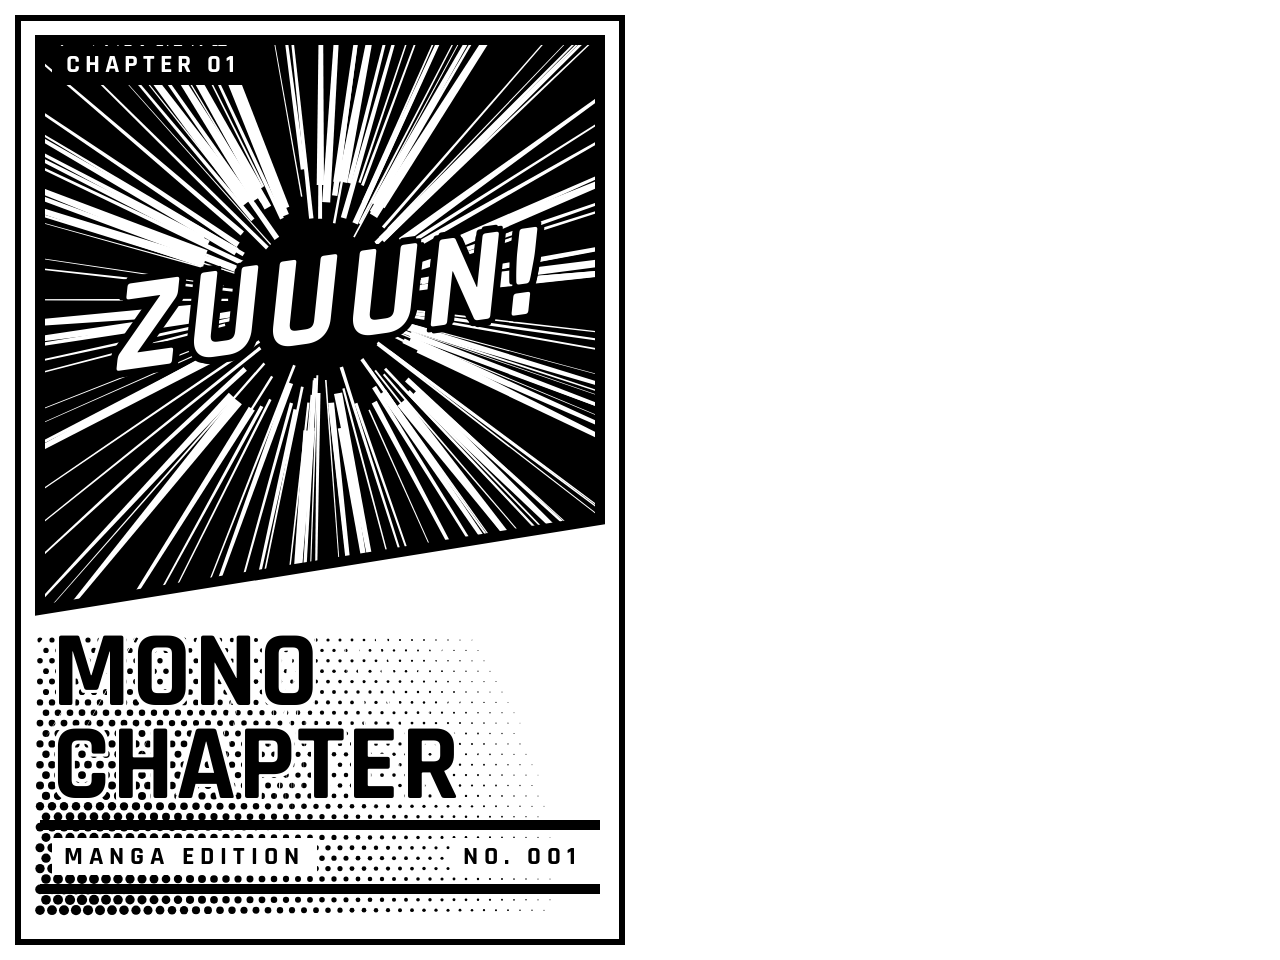
<file: templates/manga_front.html>
<!doctype html>
<html lang="en">
<head>
<meta charset="utf-8">
<meta name="viewport" content="width=640">
<meta name="card-size" content="640x960">
<title>Manga Front</title>
<link rel="preconnect" href="https://fonts.googleapis.com">
<link rel="preconnect" href="https://fonts.gstatic.com" crossorigin>
<link href="https://fonts.googleapis.com/css2?family=Rajdhani:wght@500;600;700&display=swap" rel="stylesheet">
<style>
/* Card template. Design inside the fixed-size .card root (640 x 960 px).
   Keep it self-contained: inline SVG and data: URIs export most reliably.
   Avoid clip-path, filters and blend modes: the PDF renderer ignores them. */
html,body{margin:0;padding:0;background:#fff}
*{box-sizing:border-box}
.card{position:relative;width:640px;height:960px;overflow:hidden;font-family:'Rajdhani','Arial Narrow',Arial,sans-serif;background:#fff;color:#000;}
.card svg.art{position:absolute;left:0;top:0;width:640px;height:960px}
.t{position:absolute;margin:0}

.ch{left:52px;top:46px;font-size:26px;font-weight:700;letter-spacing:5px;color:#fff;background:#000;padding:2px 14px 4px}
.sfx{left:0;width:640px;top:238px;text-align:center;font-size:132px;line-height:1;font-weight:700;letter-spacing:6px;color:#fff;transform:rotate(-8deg);font-style:italic;text-shadow:5px 5px 0 #000,-5px -5px 0 #000,5px -5px 0 #000,-5px 5px 0 #000,0 7px 0 #000,0 -7px 0 #000,7px 0 0 #000,-7px 0 0 #000}
.title{left:52px;top:628px;font-size:108px;line-height:.86;font-weight:700;letter-spacing:2px;color:#000;text-shadow:3px 3px 0 #fff,-3px -3px 0 #fff,3px -3px 0 #fff,-3px 3px 0 #fff}
.small{left:52px;top:838px;font-size:26px;font-weight:700;letter-spacing:6px;color:#000;background:#fff;padding:2px 12px}
.vol{right:46px;top:838px;font-size:26px;font-weight:700;letter-spacing:6px;color:#000;text-align:right;background:#fff;padding:2px 12px}

</style>
</head>
<body>
<div class="card">
<svg class="art" viewBox="0 0 640 960" xmlns="http://www.w3.org/2000/svg">
<rect width="640" height="960" fill="#fff"/>
<g fill="#000"><circle cx="40.0" cy="640.0" r="2.57"/><circle cx="52.0" cy="640.0" r="2.58"/><circle cx="64.0" cy="640.0" r="2.60"/><circle cx="76.0" cy="640.0" r="2.60"/><circle cx="88.0" cy="640.0" r="2.60"/><circle cx="100.0" cy="640.0" r="2.59"/><circle cx="112.0" cy="640.0" r="2.58"/><circle cx="124.0" cy="640.0" r="2.56"/><circle cx="136.0" cy="640.0" r="2.54"/><circle cx="148.0" cy="640.0" r="2.51"/><circle cx="160.0" cy="640.0" r="2.48"/><circle cx="172.0" cy="640.0" r="2.44"/><circle cx="184.0" cy="640.0" r="2.40"/><circle cx="196.0" cy="640.0" r="2.35"/><circle cx="208.0" cy="640.0" r="2.30"/><circle cx="220.0" cy="640.0" r="2.25"/><circle cx="232.0" cy="640.0" r="2.19"/><circle cx="244.0" cy="640.0" r="2.13"/><circle cx="256.0" cy="640.0" r="2.06"/><circle cx="268.0" cy="640.0" r="1.99"/><circle cx="280.0" cy="640.0" r="1.92"/><circle cx="292.0" cy="640.0" r="1.85"/><circle cx="304.0" cy="640.0" r="1.77"/><circle cx="316.0" cy="640.0" r="1.69"/><circle cx="328.0" cy="640.0" r="1.61"/><circle cx="340.0" cy="640.0" r="1.52"/><circle cx="352.0" cy="640.0" r="1.44"/><circle cx="364.0" cy="640.0" r="1.35"/><circle cx="376.0" cy="640.0" r="1.26"/><circle cx="388.0" cy="640.0" r="1.17"/><circle cx="400.0" cy="640.0" r="1.08"/><circle cx="412.0" cy="640.0" r="0.98"/><circle cx="424.0" cy="640.0" r="0.89"/><circle cx="436.0" cy="640.0" r="0.79"/><circle cx="448.0" cy="640.0" r="0.69"/><circle cx="460.0" cy="640.0" r="0.60"/><circle cx="472.0" cy="640.0" r="0.50"/><circle cx="46.0" cy="650.4" r="2.68"/><circle cx="58.0" cy="650.4" r="2.69"/><circle cx="70.0" cy="650.4" r="2.70"/><circle cx="82.0" cy="650.4" r="2.70"/><circle cx="94.0" cy="650.4" r="2.70"/><circle cx="106.0" cy="650.4" r="2.69"/><circle cx="118.0" cy="650.4" r="2.68"/><circle cx="130.0" cy="650.4" r="2.65"/><circle cx="142.0" cy="650.4" r="2.63"/><circle cx="154.0" cy="650.4" r="2.60"/><circle cx="166.0" cy="650.4" r="2.56"/><circle cx="178.0" cy="650.4" r="2.52"/><circle cx="190.0" cy="650.4" r="2.47"/><circle cx="202.0" cy="650.4" r="2.42"/><circle cx="214.0" cy="650.4" r="2.37"/><circle cx="226.0" cy="650.4" r="2.31"/><circle cx="238.0" cy="650.4" r="2.25"/><circle cx="250.0" cy="650.4" r="2.18"/><circle cx="262.0" cy="650.4" r="2.11"/><circle cx="274.0" cy="650.4" r="2.04"/><circle cx="286.0" cy="650.4" r="1.96"/><circle cx="298.0" cy="650.4" r="1.89"/><circle cx="310.0" cy="650.4" r="1.81"/><circle cx="322.0" cy="650.4" r="1.72"/><circle cx="334.0" cy="650.4" r="1.64"/><circle cx="346.0" cy="650.4" r="1.55"/><circle cx="358.0" cy="650.4" r="1.46"/><circle cx="370.0" cy="650.4" r="1.37"/><circle cx="382.0" cy="650.4" r="1.28"/><circle cx="394.0" cy="650.4" r="1.19"/><circle cx="406.0" cy="650.4" r="1.09"/><circle cx="418.0" cy="650.4" r="1.00"/><circle cx="430.0" cy="650.4" r="0.90"/><circle cx="442.0" cy="650.4" r="0.80"/><circle cx="454.0" cy="650.4" r="0.70"/><circle cx="466.0" cy="650.4" r="0.60"/><circle cx="478.0" cy="650.4" r="0.50"/><circle cx="40.0" cy="660.8" r="2.77"/><circle cx="52.0" cy="660.8" r="2.79"/><circle cx="64.0" cy="660.8" r="2.80"/><circle cx="76.0" cy="660.8" r="2.81"/><circle cx="88.0" cy="660.8" r="2.81"/><circle cx="100.0" cy="660.8" r="2.80"/><circle cx="112.0" cy="660.8" r="2.79"/><circle cx="124.0" cy="660.8" r="2.77"/><circle cx="136.0" cy="660.8" r="2.74"/><circle cx="148.0" cy="660.8" r="2.71"/><circle cx="160.0" cy="660.8" r="2.68"/><circle cx="172.0" cy="660.8" r="2.64"/><circle cx="184.0" cy="660.8" r="2.59"/><circle cx="196.0" cy="660.8" r="2.54"/><circle cx="208.0" cy="660.8" r="2.49"/><circle cx="220.0" cy="660.8" r="2.43"/><circle cx="232.0" cy="660.8" r="2.37"/><circle cx="244.0" cy="660.8" r="2.30"/><circle cx="256.0" cy="660.8" r="2.23"/><circle cx="268.0" cy="660.8" r="2.16"/><circle cx="280.0" cy="660.8" r="2.08"/><circle cx="292.0" cy="660.8" r="2.00"/><circle cx="304.0" cy="660.8" r="1.92"/><circle cx="316.0" cy="660.8" r="1.84"/><circle cx="328.0" cy="660.8" r="1.75"/><circle cx="340.0" cy="660.8" r="1.67"/><circle cx="352.0" cy="660.8" r="1.58"/><circle cx="364.0" cy="660.8" r="1.49"/><circle cx="376.0" cy="660.8" r="1.39"/><circle cx="388.0" cy="660.8" r="1.30"/><circle cx="400.0" cy="660.8" r="1.20"/><circle cx="412.0" cy="660.8" r="1.11"/><circle cx="424.0" cy="660.8" r="1.01"/><circle cx="436.0" cy="660.8" r="0.91"/><circle cx="448.0" cy="660.8" r="0.81"/><circle cx="460.0" cy="660.8" r="0.71"/><circle cx="472.0" cy="660.8" r="0.61"/><circle cx="484.0" cy="660.8" r="0.50"/><circle cx="46.0" cy="671.2" r="2.89"/><circle cx="58.0" cy="671.2" r="2.90"/><circle cx="70.0" cy="671.2" r="2.91"/><circle cx="82.0" cy="671.2" r="2.91"/><circle cx="94.0" cy="671.2" r="2.91"/><circle cx="106.0" cy="671.2" r="2.90"/><circle cx="118.0" cy="671.2" r="2.88"/><circle cx="130.0" cy="671.2" r="2.86"/><circle cx="142.0" cy="671.2" r="2.83"/><circle cx="154.0" cy="671.2" r="2.80"/><circle cx="166.0" cy="671.2" r="2.76"/><circle cx="178.0" cy="671.2" r="2.71"/><circle cx="190.0" cy="671.2" r="2.66"/><circle cx="202.0" cy="671.2" r="2.61"/><circle cx="214.0" cy="671.2" r="2.55"/><circle cx="226.0" cy="671.2" r="2.49"/><circle cx="238.0" cy="671.2" r="2.42"/><circle cx="250.0" cy="671.2" r="2.35"/><circle cx="262.0" cy="671.2" r="2.28"/><circle cx="274.0" cy="671.2" r="2.20"/><circle cx="286.0" cy="671.2" r="2.12"/><circle cx="298.0" cy="671.2" r="2.04"/><circle cx="310.0" cy="671.2" r="1.96"/><circle cx="322.0" cy="671.2" r="1.87"/><circle cx="334.0" cy="671.2" r="1.78"/><circle cx="346.0" cy="671.2" r="1.69"/><circle cx="358.0" cy="671.2" r="1.60"/><circle cx="370.0" cy="671.2" r="1.51"/><circle cx="382.0" cy="671.2" r="1.41"/><circle cx="394.0" cy="671.2" r="1.31"/><circle cx="406.0" cy="671.2" r="1.22"/><circle cx="418.0" cy="671.2" r="1.12"/><circle cx="430.0" cy="671.2" r="1.02"/><circle cx="442.0" cy="671.2" r="0.92"/><circle cx="454.0" cy="671.2" r="0.82"/><circle cx="466.0" cy="671.2" r="0.71"/><circle cx="478.0" cy="671.2" r="0.61"/><circle cx="490.0" cy="671.2" r="0.50"/><circle cx="40.0" cy="681.6" r="2.98"/><circle cx="52.0" cy="681.6" r="3.00"/><circle cx="64.0" cy="681.6" r="3.01"/><circle cx="76.0" cy="681.6" r="3.02"/><circle cx="88.0" cy="681.6" r="3.01"/><circle cx="100.0" cy="681.6" r="3.01"/><circle cx="112.0" cy="681.6" r="2.99"/><circle cx="124.0" cy="681.6" r="2.97"/><circle cx="136.0" cy="681.6" r="2.95"/><circle cx="148.0" cy="681.6" r="2.91"/><circle cx="160.0" cy="681.6" r="2.87"/><circle cx="172.0" cy="681.6" r="2.83"/><circle cx="184.0" cy="681.6" r="2.78"/><circle cx="196.0" cy="681.6" r="2.73"/><circle cx="208.0" cy="681.6" r="2.67"/><circle cx="220.0" cy="681.6" r="2.61"/><circle cx="232.0" cy="681.6" r="2.54"/><circle cx="244.0" cy="681.6" r="2.47"/><circle cx="256.0" cy="681.6" r="2.39"/><circle cx="268.0" cy="681.6" r="2.32"/><circle cx="280.0" cy="681.6" r="2.24"/><circle cx="292.0" cy="681.6" r="2.16"/><circle cx="304.0" cy="681.6" r="2.07"/><circle cx="316.0" cy="681.6" r="1.98"/><circle cx="328.0" cy="681.6" r="1.90"/><circle cx="340.0" cy="681.6" r="1.80"/><circle cx="352.0" cy="681.6" r="1.71"/><circle cx="364.0" cy="681.6" r="1.62"/><circle cx="376.0" cy="681.6" r="1.52"/><circle cx="388.0" cy="681.6" r="1.42"/><circle cx="400.0" cy="681.6" r="1.33"/><circle cx="412.0" cy="681.6" r="1.23"/><circle cx="424.0" cy="681.6" r="1.13"/><circle cx="436.0" cy="681.6" r="1.02"/><circle cx="448.0" cy="681.6" r="0.92"/><circle cx="460.0" cy="681.6" r="0.82"/><circle cx="472.0" cy="681.6" r="0.71"/><circle cx="484.0" cy="681.6" r="0.61"/><circle cx="496.0" cy="681.6" r="0.50"/><circle cx="46.0" cy="692.0" r="3.09"/><circle cx="58.0" cy="692.0" r="3.11"/><circle cx="70.0" cy="692.0" r="3.12"/><circle cx="82.0" cy="692.0" r="3.12"/><circle cx="94.0" cy="692.0" r="3.11"/><circle cx="106.0" cy="692.0" r="3.10"/><circle cx="118.0" cy="692.0" r="3.09"/><circle cx="130.0" cy="692.0" r="3.06"/><circle cx="142.0" cy="692.0" r="3.03"/><circle cx="154.0" cy="692.0" r="2.99"/><circle cx="166.0" cy="692.0" r="2.95"/><circle cx="178.0" cy="692.0" r="2.90"/><circle cx="190.0" cy="692.0" r="2.85"/><circle cx="202.0" cy="692.0" r="2.79"/><circle cx="214.0" cy="692.0" r="2.73"/><circle cx="226.0" cy="692.0" r="2.66"/><circle cx="238.0" cy="692.0" r="2.59"/><circle cx="250.0" cy="692.0" r="2.51"/><circle cx="262.0" cy="692.0" r="2.44"/><circle cx="274.0" cy="692.0" r="2.36"/><circle cx="286.0" cy="692.0" r="2.27"/><circle cx="298.0" cy="692.0" r="2.19"/><circle cx="310.0" cy="692.0" r="2.10"/><circle cx="322.0" cy="692.0" r="2.01"/><circle cx="334.0" cy="692.0" r="1.92"/><circle cx="346.0" cy="692.0" r="1.82"/><circle cx="358.0" cy="692.0" r="1.73"/><circle cx="370.0" cy="692.0" r="1.63"/><circle cx="382.0" cy="692.0" r="1.53"/><circle cx="394.0" cy="692.0" r="1.43"/><circle cx="406.0" cy="692.0" r="1.33"/><circle cx="418.0" cy="692.0" r="1.23"/><circle cx="430.0" cy="692.0" r="1.13"/><circle cx="442.0" cy="692.0" r="1.02"/><circle cx="454.0" cy="692.0" r="0.92"/><circle cx="466.0" cy="692.0" r="0.82"/><circle cx="478.0" cy="692.0" r="0.71"/><circle cx="490.0" cy="692.0" r="0.60"/><circle cx="502.0" cy="692.0" r="0.50"/><circle cx="40.0" cy="702.4" r="3.18"/><circle cx="52.0" cy="702.4" r="3.20"/><circle cx="64.0" cy="702.4" r="3.22"/><circle cx="76.0" cy="702.4" r="3.22"/><circle cx="88.0" cy="702.4" r="3.22"/><circle cx="100.0" cy="702.4" r="3.21"/><circle cx="112.0" cy="702.4" r="3.20"/><circle cx="124.0" cy="702.4" r="3.18"/><circle cx="136.0" cy="702.4" r="3.15"/><circle cx="148.0" cy="702.4" r="3.11"/><circle cx="160.0" cy="702.4" r="3.07"/><circle cx="172.0" cy="702.4" r="3.02"/><circle cx="184.0" cy="702.4" r="2.97"/><circle cx="196.0" cy="702.4" r="2.91"/><circle cx="208.0" cy="702.4" r="2.85"/><circle cx="220.0" cy="702.4" r="2.78"/><circle cx="232.0" cy="702.4" r="2.71"/><circle cx="244.0" cy="702.4" r="2.63"/><circle cx="256.0" cy="702.4" r="2.55"/><circle cx="268.0" cy="702.4" r="2.47"/><circle cx="280.0" cy="702.4" r="2.39"/><circle cx="292.0" cy="702.4" r="2.30"/><circle cx="304.0" cy="702.4" r="2.21"/><circle cx="316.0" cy="702.4" r="2.12"/><circle cx="328.0" cy="702.4" r="2.03"/><circle cx="340.0" cy="702.4" r="1.93"/><circle cx="352.0" cy="702.4" r="1.84"/><circle cx="364.0" cy="702.4" r="1.74"/><circle cx="376.0" cy="702.4" r="1.64"/><circle cx="388.0" cy="702.4" r="1.54"/><circle cx="400.0" cy="702.4" r="1.44"/><circle cx="412.0" cy="702.4" r="1.34"/><circle cx="424.0" cy="702.4" r="1.23"/><circle cx="436.0" cy="702.4" r="1.13"/><circle cx="448.0" cy="702.4" r="1.02"/><circle cx="460.0" cy="702.4" r="0.92"/><circle cx="472.0" cy="702.4" r="0.81"/><circle cx="484.0" cy="702.4" r="0.70"/><circle cx="496.0" cy="702.4" r="0.59"/><circle cx="508.0" cy="702.4" r="0.49"/><circle cx="46.0" cy="712.7" r="3.30"/><circle cx="58.0" cy="712.7" r="3.31"/><circle cx="70.0" cy="712.7" r="3.32"/><circle cx="82.0" cy="712.7" r="3.33"/><circle cx="94.0" cy="712.7" r="3.32"/><circle cx="106.0" cy="712.7" r="3.31"/><circle cx="118.0" cy="712.7" r="3.29"/><circle cx="130.0" cy="712.7" r="3.26"/><circle cx="142.0" cy="712.7" r="3.23"/><circle cx="154.0" cy="712.7" r="3.19"/><circle cx="166.0" cy="712.7" r="3.14"/><circle cx="178.0" cy="712.7" r="3.09"/><circle cx="190.0" cy="712.7" r="3.03"/><circle cx="202.0" cy="712.7" r="2.97"/><circle cx="214.0" cy="712.7" r="2.90"/><circle cx="226.0" cy="712.7" r="2.83"/><circle cx="238.0" cy="712.7" r="2.75"/><circle cx="250.0" cy="712.7" r="2.67"/><circle cx="262.0" cy="712.7" r="2.59"/><circle cx="274.0" cy="712.7" r="2.50"/><circle cx="286.0" cy="712.7" r="2.42"/><circle cx="298.0" cy="712.7" r="2.33"/><circle cx="310.0" cy="712.7" r="2.23"/><circle cx="322.0" cy="712.7" r="2.14"/><circle cx="334.0" cy="712.7" r="2.04"/><circle cx="346.0" cy="712.7" r="1.95"/><circle cx="358.0" cy="712.7" r="1.85"/><circle cx="370.0" cy="712.7" r="1.75"/><circle cx="382.0" cy="712.7" r="1.65"/><circle cx="394.0" cy="712.7" r="1.54"/><circle cx="406.0" cy="712.7" r="1.44"/><circle cx="418.0" cy="712.7" r="1.34"/><circle cx="430.0" cy="712.7" r="1.23"/><circle cx="442.0" cy="712.7" r="1.12"/><circle cx="454.0" cy="712.7" r="1.02"/><circle cx="466.0" cy="712.7" r="0.91"/><circle cx="478.0" cy="712.7" r="0.80"/><circle cx="490.0" cy="712.7" r="0.69"/><circle cx="502.0" cy="712.7" r="0.58"/><circle cx="514.0" cy="712.7" r="0.47"/><circle cx="40.0" cy="723.1" r="3.39"/><circle cx="52.0" cy="723.1" r="3.41"/><circle cx="64.0" cy="723.1" r="3.42"/><circle cx="76.0" cy="723.1" r="3.43"/><circle cx="88.0" cy="723.1" r="3.43"/><circle cx="100.0" cy="723.1" r="3.42"/><circle cx="112.0" cy="723.1" r="3.40"/><circle cx="124.0" cy="723.1" r="3.38"/><circle cx="136.0" cy="723.1" r="3.34"/><circle cx="148.0" cy="723.1" r="3.31"/><circle cx="160.0" cy="723.1" r="3.26"/><circle cx="172.0" cy="723.1" r="3.21"/><circle cx="184.0" cy="723.1" r="3.15"/><circle cx="196.0" cy="723.1" r="3.08"/><circle cx="208.0" cy="723.1" r="3.02"/><circle cx="220.0" cy="723.1" r="2.94"/><circle cx="232.0" cy="723.1" r="2.87"/><circle cx="244.0" cy="723.1" r="2.79"/><circle cx="256.0" cy="723.1" r="2.70"/><circle cx="268.0" cy="723.1" r="2.62"/><circle cx="280.0" cy="723.1" r="2.53"/><circle cx="292.0" cy="723.1" r="2.44"/><circle cx="304.0" cy="723.1" r="2.35"/><circle cx="316.0" cy="723.1" r="2.25"/><circle cx="328.0" cy="723.1" r="2.15"/><circle cx="340.0" cy="723.1" r="2.06"/><circle cx="352.0" cy="723.1" r="1.96"/><circle cx="364.0" cy="723.1" r="1.85"/><circle cx="376.0" cy="723.1" r="1.75"/><circle cx="388.0" cy="723.1" r="1.65"/><circle cx="400.0" cy="723.1" r="1.54"/><circle cx="412.0" cy="723.1" r="1.44"/><circle cx="424.0" cy="723.1" r="1.33"/><circle cx="436.0" cy="723.1" r="1.22"/><circle cx="448.0" cy="723.1" r="1.12"/><circle cx="460.0" cy="723.1" r="1.01"/><circle cx="472.0" cy="723.1" r="0.90"/><circle cx="484.0" cy="723.1" r="0.79"/><circle cx="496.0" cy="723.1" r="0.68"/><circle cx="508.0" cy="723.1" r="0.57"/><circle cx="520.0" cy="723.1" r="0.46"/><circle cx="46.0" cy="733.5" r="3.50"/><circle cx="58.0" cy="733.5" r="3.52"/><circle cx="70.0" cy="733.5" r="3.53"/><circle cx="82.0" cy="733.5" r="3.54"/><circle cx="94.0" cy="733.5" r="3.53"/><circle cx="106.0" cy="733.5" r="3.52"/><circle cx="118.0" cy="733.5" r="3.49"/><circle cx="130.0" cy="733.5" r="3.46"/><circle cx="142.0" cy="733.5" r="3.42"/><circle cx="154.0" cy="733.5" r="3.38"/><circle cx="166.0" cy="733.5" r="3.33"/><circle cx="178.0" cy="733.5" r="3.27"/><circle cx="190.0" cy="733.5" r="3.20"/><circle cx="202.0" cy="733.5" r="3.14"/><circle cx="214.0" cy="733.5" r="3.06"/><circle cx="226.0" cy="733.5" r="2.99"/><circle cx="238.0" cy="733.5" r="2.90"/><circle cx="250.0" cy="733.5" r="2.82"/><circle cx="262.0" cy="733.5" r="2.73"/><circle cx="274.0" cy="733.5" r="2.64"/><circle cx="286.0" cy="733.5" r="2.55"/><circle cx="298.0" cy="733.5" r="2.46"/><circle cx="310.0" cy="733.5" r="2.36"/><circle cx="322.0" cy="733.5" r="2.26"/><circle cx="334.0" cy="733.5" r="2.16"/><circle cx="346.0" cy="733.5" r="2.06"/><circle cx="358.0" cy="733.5" r="1.96"/><circle cx="370.0" cy="733.5" r="1.86"/><circle cx="382.0" cy="733.5" r="1.75"/><circle cx="394.0" cy="733.5" r="1.65"/><circle cx="406.0" cy="733.5" r="1.54"/><circle cx="418.0" cy="733.5" r="1.43"/><circle cx="430.0" cy="733.5" r="1.32"/><circle cx="442.0" cy="733.5" r="1.22"/><circle cx="454.0" cy="733.5" r="1.11"/><circle cx="466.0" cy="733.5" r="1.00"/><circle cx="478.0" cy="733.5" r="0.89"/><circle cx="490.0" cy="733.5" r="0.77"/><circle cx="502.0" cy="733.5" r="0.66"/><circle cx="514.0" cy="733.5" r="0.55"/><circle cx="40.0" cy="743.9" r="3.59"/><circle cx="52.0" cy="743.9" r="3.61"/><circle cx="64.0" cy="743.9" r="3.63"/><circle cx="76.0" cy="743.9" r="3.64"/><circle cx="88.0" cy="743.9" r="3.64"/><circle cx="100.0" cy="743.9" r="3.63"/><circle cx="112.0" cy="743.9" r="3.61"/><circle cx="124.0" cy="743.9" r="3.58"/><circle cx="136.0" cy="743.9" r="3.54"/><circle cx="148.0" cy="743.9" r="3.50"/><circle cx="160.0" cy="743.9" r="3.45"/><circle cx="172.0" cy="743.9" r="3.39"/><circle cx="184.0" cy="743.9" r="3.32"/><circle cx="196.0" cy="743.9" r="3.26"/><circle cx="208.0" cy="743.9" r="3.18"/><circle cx="220.0" cy="743.9" r="3.10"/><circle cx="232.0" cy="743.9" r="3.02"/><circle cx="244.0" cy="743.9" r="2.94"/><circle cx="256.0" cy="743.9" r="2.85"/><circle cx="268.0" cy="743.9" r="2.76"/><circle cx="280.0" cy="743.9" r="2.66"/><circle cx="292.0" cy="743.9" r="2.57"/><circle cx="304.0" cy="743.9" r="2.47"/><circle cx="316.0" cy="743.9" r="2.37"/><circle cx="328.0" cy="743.9" r="2.27"/><circle cx="340.0" cy="743.9" r="2.17"/><circle cx="352.0" cy="743.9" r="2.06"/><circle cx="364.0" cy="743.9" r="1.96"/><circle cx="376.0" cy="743.9" r="1.85"/><circle cx="388.0" cy="743.9" r="1.75"/><circle cx="400.0" cy="743.9" r="1.64"/><circle cx="412.0" cy="743.9" r="1.53"/><circle cx="424.0" cy="743.9" r="1.42"/><circle cx="436.0" cy="743.9" r="1.31"/><circle cx="448.0" cy="743.9" r="1.20"/><circle cx="460.0" cy="743.9" r="1.09"/><circle cx="472.0" cy="743.9" r="0.98"/><circle cx="484.0" cy="743.9" r="0.87"/><circle cx="496.0" cy="743.9" r="0.76"/><circle cx="508.0" cy="743.9" r="0.64"/><circle cx="520.0" cy="743.9" r="0.53"/><circle cx="46.0" cy="754.3" r="3.70"/><circle cx="58.0" cy="754.3" r="3.73"/><circle cx="70.0" cy="754.3" r="3.74"/><circle cx="82.0" cy="754.3" r="3.74"/><circle cx="94.0" cy="754.3" r="3.74"/><circle cx="106.0" cy="754.3" r="3.72"/><circle cx="118.0" cy="754.3" r="3.69"/><circle cx="130.0" cy="754.3" r="3.66"/><circle cx="142.0" cy="754.3" r="3.62"/><circle cx="154.0" cy="754.3" r="3.57"/><circle cx="166.0" cy="754.3" r="3.51"/><circle cx="178.0" cy="754.3" r="3.44"/><circle cx="190.0" cy="754.3" r="3.37"/><circle cx="202.0" cy="754.3" r="3.30"/><circle cx="214.0" cy="754.3" r="3.22"/><circle cx="226.0" cy="754.3" r="3.14"/><circle cx="238.0" cy="754.3" r="3.05"/><circle cx="250.0" cy="754.3" r="2.96"/><circle cx="262.0" cy="754.3" r="2.87"/><circle cx="274.0" cy="754.3" r="2.77"/><circle cx="286.0" cy="754.3" r="2.68"/><circle cx="298.0" cy="754.3" r="2.58"/><circle cx="310.0" cy="754.3" r="2.48"/><circle cx="322.0" cy="754.3" r="2.38"/><circle cx="334.0" cy="754.3" r="2.27"/><circle cx="346.0" cy="754.3" r="2.17"/><circle cx="358.0" cy="754.3" r="2.06"/><circle cx="370.0" cy="754.3" r="1.95"/><circle cx="382.0" cy="754.3" r="1.85"/><circle cx="394.0" cy="754.3" r="1.74"/><circle cx="406.0" cy="754.3" r="1.63"/><circle cx="418.0" cy="754.3" r="1.52"/><circle cx="430.0" cy="754.3" r="1.41"/><circle cx="442.0" cy="754.3" r="1.30"/><circle cx="454.0" cy="754.3" r="1.19"/><circle cx="466.0" cy="754.3" r="1.07"/><circle cx="478.0" cy="754.3" r="0.96"/><circle cx="490.0" cy="754.3" r="0.85"/><circle cx="502.0" cy="754.3" r="0.74"/><circle cx="514.0" cy="754.3" r="0.62"/><circle cx="526.0" cy="754.3" r="0.51"/><circle cx="40.0" cy="764.7" r="3.79"/><circle cx="52.0" cy="764.7" r="3.82"/><circle cx="64.0" cy="764.7" r="3.84"/><circle cx="76.0" cy="764.7" r="3.85"/><circle cx="88.0" cy="764.7" r="3.84"/><circle cx="100.0" cy="764.7" r="3.83"/><circle cx="112.0" cy="764.7" r="3.81"/><circle cx="124.0" cy="764.7" r="3.78"/><circle cx="136.0" cy="764.7" r="3.74"/><circle cx="148.0" cy="764.7" r="3.69"/><circle cx="160.0" cy="764.7" r="3.63"/><circle cx="172.0" cy="764.7" r="3.56"/><circle cx="184.0" cy="764.7" r="3.49"/><circle cx="196.0" cy="764.7" r="3.42"/><circle cx="208.0" cy="764.7" r="3.34"/><circle cx="220.0" cy="764.7" r="3.25"/><circle cx="232.0" cy="764.7" r="3.17"/><circle cx="244.0" cy="764.7" r="3.07"/><circle cx="256.0" cy="764.7" r="2.98"/><circle cx="268.0" cy="764.7" r="2.88"/><circle cx="280.0" cy="764.7" r="2.79"/><circle cx="292.0" cy="764.7" r="2.69"/><circle cx="304.0" cy="764.7" r="2.58"/><circle cx="316.0" cy="764.7" r="2.48"/><circle cx="328.0" cy="764.7" r="2.37"/><circle cx="340.0" cy="764.7" r="2.27"/><circle cx="352.0" cy="764.7" r="2.16"/><circle cx="364.0" cy="764.7" r="2.05"/><circle cx="376.0" cy="764.7" r="1.95"/><circle cx="388.0" cy="764.7" r="1.84"/><circle cx="400.0" cy="764.7" r="1.73"/><circle cx="412.0" cy="764.7" r="1.61"/><circle cx="424.0" cy="764.7" r="1.50"/><circle cx="436.0" cy="764.7" r="1.39"/><circle cx="448.0" cy="764.7" r="1.28"/><circle cx="460.0" cy="764.7" r="1.17"/><circle cx="472.0" cy="764.7" r="1.05"/><circle cx="484.0" cy="764.7" r="0.94"/><circle cx="496.0" cy="764.7" r="0.83"/><circle cx="508.0" cy="764.7" r="0.71"/><circle cx="520.0" cy="764.7" r="0.60"/><circle cx="532.0" cy="764.7" r="0.48"/><circle cx="46.0" cy="775.1" r="3.91"/><circle cx="58.0" cy="775.1" r="3.93"/><circle cx="70.0" cy="775.1" r="3.95"/><circle cx="82.0" cy="775.1" r="3.95"/><circle cx="94.0" cy="775.1" r="3.94"/><circle cx="106.0" cy="775.1" r="3.92"/><circle cx="118.0" cy="775.1" r="3.89"/><circle cx="130.0" cy="775.1" r="3.85"/><circle cx="142.0" cy="775.1" r="3.81"/><circle cx="154.0" cy="775.1" r="3.75"/><circle cx="166.0" cy="775.1" r="3.68"/><circle cx="178.0" cy="775.1" r="3.61"/><circle cx="190.0" cy="775.1" r="3.54"/><circle cx="202.0" cy="775.1" r="3.45"/><circle cx="214.0" cy="775.1" r="3.37"/><circle cx="226.0" cy="775.1" r="3.28"/><circle cx="238.0" cy="775.1" r="3.19"/><circle cx="250.0" cy="775.1" r="3.09"/><circle cx="262.0" cy="775.1" r="2.99"/><circle cx="274.0" cy="775.1" r="2.89"/><circle cx="286.0" cy="775.1" r="2.79"/><circle cx="298.0" cy="775.1" r="2.69"/><circle cx="310.0" cy="775.1" r="2.58"/><circle cx="322.0" cy="775.1" r="2.48"/><circle cx="334.0" cy="775.1" r="2.37"/><circle cx="346.0" cy="775.1" r="2.26"/><circle cx="358.0" cy="775.1" r="2.15"/><circle cx="370.0" cy="775.1" r="2.04"/><circle cx="382.0" cy="775.1" r="1.93"/><circle cx="394.0" cy="775.1" r="1.82"/><circle cx="406.0" cy="775.1" r="1.71"/><circle cx="418.0" cy="775.1" r="1.60"/><circle cx="430.0" cy="775.1" r="1.48"/><circle cx="442.0" cy="775.1" r="1.37"/><circle cx="454.0" cy="775.1" r="1.26"/><circle cx="466.0" cy="775.1" r="1.14"/><circle cx="478.0" cy="775.1" r="1.03"/><circle cx="490.0" cy="775.1" r="0.91"/><circle cx="502.0" cy="775.1" r="0.80"/><circle cx="514.0" cy="775.1" r="0.68"/><circle cx="526.0" cy="775.1" r="0.57"/><circle cx="538.0" cy="775.1" r="0.45"/><circle cx="40.0" cy="785.5" r="3.99"/><circle cx="52.0" cy="785.5" r="4.02"/><circle cx="64.0" cy="785.5" r="4.04"/><circle cx="76.0" cy="785.5" r="4.05"/><circle cx="88.0" cy="785.5" r="4.05"/><circle cx="100.0" cy="785.5" r="4.04"/><circle cx="112.0" cy="785.5" r="4.01"/><circle cx="124.0" cy="785.5" r="3.97"/><circle cx="136.0" cy="785.5" r="3.93"/><circle cx="148.0" cy="785.5" r="3.87"/><circle cx="160.0" cy="785.5" r="3.80"/><circle cx="172.0" cy="785.5" r="3.73"/><circle cx="184.0" cy="785.5" r="3.65"/><circle cx="196.0" cy="785.5" r="3.57"/><circle cx="208.0" cy="785.5" r="3.48"/><circle cx="220.0" cy="785.5" r="3.39"/><circle cx="232.0" cy="785.5" r="3.30"/><circle cx="244.0" cy="785.5" r="3.20"/><circle cx="256.0" cy="785.5" r="3.10"/><circle cx="268.0" cy="785.5" r="3.00"/><circle cx="280.0" cy="785.5" r="2.90"/><circle cx="292.0" cy="785.5" r="2.79"/><circle cx="304.0" cy="785.5" r="2.68"/><circle cx="316.0" cy="785.5" r="2.58"/><circle cx="328.0" cy="785.5" r="2.47"/><circle cx="340.0" cy="785.5" r="2.36"/><circle cx="352.0" cy="785.5" r="2.25"/><circle cx="364.0" cy="785.5" r="2.14"/><circle cx="376.0" cy="785.5" r="2.03"/><circle cx="388.0" cy="785.5" r="1.91"/><circle cx="400.0" cy="785.5" r="1.80"/><circle cx="412.0" cy="785.5" r="1.69"/><circle cx="424.0" cy="785.5" r="1.57"/><circle cx="436.0" cy="785.5" r="1.46"/><circle cx="448.0" cy="785.5" r="1.35"/><circle cx="460.0" cy="785.5" r="1.23"/><circle cx="472.0" cy="785.5" r="1.12"/><circle cx="484.0" cy="785.5" r="1.00"/><circle cx="496.0" cy="785.5" r="0.89"/><circle cx="508.0" cy="785.5" r="0.77"/><circle cx="520.0" cy="785.5" r="0.65"/><circle cx="532.0" cy="785.5" r="0.54"/><circle cx="46.0" cy="795.9" r="4.10"/><circle cx="58.0" cy="795.9" r="4.14"/><circle cx="70.0" cy="795.9" r="4.15"/><circle cx="82.0" cy="795.9" r="4.16"/><circle cx="94.0" cy="795.9" r="4.15"/><circle cx="106.0" cy="795.9" r="4.13"/><circle cx="118.0" cy="795.9" r="4.09"/><circle cx="130.0" cy="795.9" r="4.04"/><circle cx="142.0" cy="795.9" r="3.99"/><circle cx="154.0" cy="795.9" r="3.92"/><circle cx="166.0" cy="795.9" r="3.85"/><circle cx="178.0" cy="795.9" r="3.77"/><circle cx="190.0" cy="795.9" r="3.69"/><circle cx="202.0" cy="795.9" r="3.60"/><circle cx="214.0" cy="795.9" r="3.50"/><circle cx="226.0" cy="795.9" r="3.41"/><circle cx="238.0" cy="795.9" r="3.31"/><circle cx="250.0" cy="795.9" r="3.21"/><circle cx="262.0" cy="795.9" r="3.10"/><circle cx="274.0" cy="795.9" r="3.00"/><circle cx="286.0" cy="795.9" r="2.89"/><circle cx="298.0" cy="795.9" r="2.78"/><circle cx="310.0" cy="795.9" r="2.68"/><circle cx="322.0" cy="795.9" r="2.57"/><circle cx="334.0" cy="795.9" r="2.45"/><circle cx="346.0" cy="795.9" r="2.34"/><circle cx="358.0" cy="795.9" r="2.23"/><circle cx="370.0" cy="795.9" r="2.12"/><circle cx="382.0" cy="795.9" r="2.01"/><circle cx="394.0" cy="795.9" r="1.89"/><circle cx="406.0" cy="795.9" r="1.78"/><circle cx="418.0" cy="795.9" r="1.66"/><circle cx="430.0" cy="795.9" r="1.55"/><circle cx="442.0" cy="795.9" r="1.43"/><circle cx="454.0" cy="795.9" r="1.32"/><circle cx="466.0" cy="795.9" r="1.20"/><circle cx="478.0" cy="795.9" r="1.09"/><circle cx="490.0" cy="795.9" r="0.97"/><circle cx="502.0" cy="795.9" r="0.85"/><circle cx="514.0" cy="795.9" r="0.74"/><circle cx="526.0" cy="795.9" r="0.62"/><circle cx="538.0" cy="795.9" r="0.50"/><circle cx="40.0" cy="806.3" r="4.18"/><circle cx="52.0" cy="806.3" r="4.22"/><circle cx="64.0" cy="806.3" r="4.25"/><circle cx="76.0" cy="806.3" r="4.26"/><circle cx="88.0" cy="806.3" r="4.26"/><circle cx="100.0" cy="806.3" r="4.24"/><circle cx="112.0" cy="806.3" r="4.21"/><circle cx="124.0" cy="806.3" r="4.16"/><circle cx="136.0" cy="806.3" r="4.11"/><circle cx="148.0" cy="806.3" r="4.04"/><circle cx="160.0" cy="806.3" r="3.97"/><circle cx="172.0" cy="806.3" r="3.89"/><circle cx="184.0" cy="806.3" r="3.80"/><circle cx="196.0" cy="806.3" r="3.71"/><circle cx="208.0" cy="806.3" r="3.61"/><circle cx="220.0" cy="806.3" r="3.52"/><circle cx="232.0" cy="806.3" r="3.41"/><circle cx="244.0" cy="806.3" r="3.31"/><circle cx="256.0" cy="806.3" r="3.21"/><circle cx="268.0" cy="806.3" r="3.10"/><circle cx="280.0" cy="806.3" r="2.99"/><circle cx="292.0" cy="806.3" r="2.88"/><circle cx="304.0" cy="806.3" r="2.77"/><circle cx="316.0" cy="806.3" r="2.66"/><circle cx="328.0" cy="806.3" r="2.55"/><circle cx="340.0" cy="806.3" r="2.44"/><circle cx="352.0" cy="806.3" r="2.32"/><circle cx="364.0" cy="806.3" r="2.21"/><circle cx="376.0" cy="806.3" r="2.10"/><circle cx="388.0" cy="806.3" r="1.98"/><circle cx="400.0" cy="806.3" r="1.87"/><circle cx="412.0" cy="806.3" r="1.75"/><circle cx="424.0" cy="806.3" r="1.63"/><circle cx="436.0" cy="806.3" r="1.52"/><circle cx="448.0" cy="806.3" r="1.40"/><circle cx="460.0" cy="806.3" r="1.29"/><circle cx="472.0" cy="806.3" r="1.17"/><circle cx="484.0" cy="806.3" r="1.05"/><circle cx="496.0" cy="806.3" r="0.94"/><circle cx="508.0" cy="806.3" r="0.82"/><circle cx="520.0" cy="806.3" r="0.70"/><circle cx="532.0" cy="806.3" r="0.58"/><circle cx="544.0" cy="806.3" r="0.47"/><circle cx="46.0" cy="816.7" r="4.30"/><circle cx="58.0" cy="816.7" r="4.34"/><circle cx="70.0" cy="816.7" r="4.36"/><circle cx="82.0" cy="816.7" r="4.37"/><circle cx="94.0" cy="816.7" r="4.35"/><circle cx="106.0" cy="816.7" r="4.33"/><circle cx="118.0" cy="816.7" r="4.28"/><circle cx="130.0" cy="816.7" r="4.23"/><circle cx="142.0" cy="816.7" r="4.16"/><circle cx="154.0" cy="816.7" r="4.09"/><circle cx="166.0" cy="816.7" r="4.00"/><circle cx="178.0" cy="816.7" r="3.91"/><circle cx="190.0" cy="816.7" r="3.82"/><circle cx="202.0" cy="816.7" r="3.72"/><circle cx="214.0" cy="816.7" r="3.62"/><circle cx="226.0" cy="816.7" r="3.52"/><circle cx="238.0" cy="816.7" r="3.41"/><circle cx="250.0" cy="816.7" r="3.31"/><circle cx="262.0" cy="816.7" r="3.20"/><circle cx="274.0" cy="816.7" r="3.09"/><circle cx="286.0" cy="816.7" r="2.98"/><circle cx="298.0" cy="816.7" r="2.87"/><circle cx="310.0" cy="816.7" r="2.75"/><circle cx="322.0" cy="816.7" r="2.64"/><circle cx="334.0" cy="816.7" r="2.53"/><circle cx="346.0" cy="816.7" r="2.41"/><circle cx="358.0" cy="816.7" r="2.30"/><circle cx="370.0" cy="816.7" r="2.18"/><circle cx="382.0" cy="816.7" r="2.07"/><circle cx="394.0" cy="816.7" r="1.95"/><circle cx="406.0" cy="816.7" r="1.84"/><circle cx="418.0" cy="816.7" r="1.72"/><circle cx="430.0" cy="816.7" r="1.60"/><circle cx="442.0" cy="816.7" r="1.49"/><circle cx="454.0" cy="816.7" r="1.37"/><circle cx="466.0" cy="816.7" r="1.25"/><circle cx="478.0" cy="816.7" r="1.13"/><circle cx="490.0" cy="816.7" r="1.02"/><circle cx="502.0" cy="816.7" r="0.90"/><circle cx="514.0" cy="816.7" r="0.78"/><circle cx="526.0" cy="816.7" r="0.66"/><circle cx="538.0" cy="816.7" r="0.54"/><circle cx="40.0" cy="827.1" r="4.37"/><circle cx="52.0" cy="827.1" r="4.42"/><circle cx="64.0" cy="827.1" r="4.45"/><circle cx="76.0" cy="827.1" r="4.47"/><circle cx="88.0" cy="827.1" r="4.47"/><circle cx="100.0" cy="827.1" r="4.44"/><circle cx="112.0" cy="827.1" r="4.40"/><circle cx="124.0" cy="827.1" r="4.35"/><circle cx="136.0" cy="827.1" r="4.28"/><circle cx="148.0" cy="827.1" r="4.20"/><circle cx="160.0" cy="827.1" r="4.12"/><circle cx="172.0" cy="827.1" r="4.03"/><circle cx="184.0" cy="827.1" r="3.93"/><circle cx="196.0" cy="827.1" r="3.83"/><circle cx="208.0" cy="827.1" r="3.73"/><circle cx="220.0" cy="827.1" r="3.62"/><circle cx="232.0" cy="827.1" r="3.51"/><circle cx="244.0" cy="827.1" r="3.41"/><circle cx="256.0" cy="827.1" r="3.29"/><circle cx="268.0" cy="827.1" r="3.18"/><circle cx="280.0" cy="827.1" r="3.07"/><circle cx="292.0" cy="827.1" r="2.96"/><circle cx="304.0" cy="827.1" r="2.84"/><circle cx="316.0" cy="827.1" r="2.73"/><circle cx="328.0" cy="827.1" r="2.61"/><circle cx="340.0" cy="827.1" r="2.50"/><circle cx="352.0" cy="827.1" r="2.38"/><circle cx="364.0" cy="827.1" r="2.27"/><circle cx="376.0" cy="827.1" r="2.15"/><circle cx="388.0" cy="827.1" r="2.03"/><circle cx="400.0" cy="827.1" r="1.92"/><circle cx="412.0" cy="827.1" r="1.80"/><circle cx="424.0" cy="827.1" r="1.68"/><circle cx="436.0" cy="827.1" r="1.57"/><circle cx="448.0" cy="827.1" r="1.45"/><circle cx="460.0" cy="827.1" r="1.33"/><circle cx="472.0" cy="827.1" r="1.21"/><circle cx="484.0" cy="827.1" r="1.09"/><circle cx="496.0" cy="827.1" r="0.98"/><circle cx="508.0" cy="827.1" r="0.86"/><circle cx="520.0" cy="827.1" r="0.74"/><circle cx="532.0" cy="827.1" r="0.62"/><circle cx="544.0" cy="827.1" r="0.50"/><circle cx="46.0" cy="837.4" r="4.49"/><circle cx="58.0" cy="837.4" r="4.54"/><circle cx="70.0" cy="837.4" r="4.57"/><circle cx="82.0" cy="837.4" r="4.57"/><circle cx="94.0" cy="837.4" r="4.56"/><circle cx="106.0" cy="837.4" r="4.52"/><circle cx="118.0" cy="837.4" r="4.47"/><circle cx="130.0" cy="837.4" r="4.40"/><circle cx="142.0" cy="837.4" r="4.32"/><circle cx="154.0" cy="837.4" r="4.23"/><circle cx="166.0" cy="837.4" r="4.14"/><circle cx="178.0" cy="837.4" r="4.04"/><circle cx="190.0" cy="837.4" r="3.93"/><circle cx="202.0" cy="837.4" r="3.83"/><circle cx="214.0" cy="837.4" r="3.72"/><circle cx="226.0" cy="837.4" r="3.61"/><circle cx="238.0" cy="837.4" r="3.50"/><circle cx="250.0" cy="837.4" r="3.39"/><circle cx="262.0" cy="837.4" r="3.28"/><circle cx="274.0" cy="837.4" r="3.16"/><circle cx="286.0" cy="837.4" r="3.05"/><circle cx="298.0" cy="837.4" r="2.93"/><circle cx="310.0" cy="837.4" r="2.82"/><circle cx="322.0" cy="837.4" r="2.70"/><circle cx="334.0" cy="837.4" r="2.58"/><circle cx="346.0" cy="837.4" r="2.47"/><circle cx="358.0" cy="837.4" r="2.35"/><circle cx="370.0" cy="837.4" r="2.23"/><circle cx="382.0" cy="837.4" r="2.12"/><circle cx="394.0" cy="837.4" r="2.00"/><circle cx="406.0" cy="837.4" r="1.88"/><circle cx="418.0" cy="837.4" r="1.76"/><circle cx="430.0" cy="837.4" r="1.64"/><circle cx="442.0" cy="837.4" r="1.53"/><circle cx="454.0" cy="837.4" r="1.41"/><circle cx="466.0" cy="837.4" r="1.29"/><circle cx="478.0" cy="837.4" r="1.17"/><circle cx="490.0" cy="837.4" r="1.05"/><circle cx="502.0" cy="837.4" r="0.93"/><circle cx="514.0" cy="837.4" r="0.82"/><circle cx="526.0" cy="837.4" r="0.70"/><circle cx="538.0" cy="837.4" r="0.58"/><circle cx="550.0" cy="837.4" r="0.46"/><circle cx="40.0" cy="847.8" r="4.54"/><circle cx="52.0" cy="847.8" r="4.61"/><circle cx="64.0" cy="847.8" r="4.65"/><circle cx="76.0" cy="847.8" r="4.68"/><circle cx="88.0" cy="847.8" r="4.67"/><circle cx="100.0" cy="847.8" r="4.64"/><circle cx="112.0" cy="847.8" r="4.59"/><circle cx="124.0" cy="847.8" r="4.52"/><circle cx="136.0" cy="847.8" r="4.43"/><circle cx="148.0" cy="847.8" r="4.34"/><circle cx="160.0" cy="847.8" r="4.24"/><circle cx="172.0" cy="847.8" r="4.14"/><circle cx="184.0" cy="847.8" r="4.04"/><circle cx="196.0" cy="847.8" r="3.93"/><circle cx="208.0" cy="847.8" r="3.82"/><circle cx="220.0" cy="847.8" r="3.71"/><circle cx="232.0" cy="847.8" r="3.59"/><circle cx="244.0" cy="847.8" r="3.48"/><circle cx="256.0" cy="847.8" r="3.36"/><circle cx="268.0" cy="847.8" r="3.25"/><circle cx="280.0" cy="847.8" r="3.13"/><circle cx="292.0" cy="847.8" r="3.02"/><circle cx="304.0" cy="847.8" r="2.90"/><circle cx="316.0" cy="847.8" r="2.78"/><circle cx="328.0" cy="847.8" r="2.67"/><circle cx="340.0" cy="847.8" r="2.55"/><circle cx="352.0" cy="847.8" r="2.43"/><circle cx="364.0" cy="847.8" r="2.31"/><circle cx="376.0" cy="847.8" r="2.19"/><circle cx="388.0" cy="847.8" r="2.08"/><circle cx="400.0" cy="847.8" r="1.96"/><circle cx="412.0" cy="847.8" r="1.84"/><circle cx="424.0" cy="847.8" r="1.72"/><circle cx="436.0" cy="847.8" r="1.60"/><circle cx="448.0" cy="847.8" r="1.48"/><circle cx="460.0" cy="847.8" r="1.36"/><circle cx="472.0" cy="847.8" r="1.25"/><circle cx="484.0" cy="847.8" r="1.13"/><circle cx="496.0" cy="847.8" r="1.01"/><circle cx="508.0" cy="847.8" r="0.89"/><circle cx="520.0" cy="847.8" r="0.77"/><circle cx="532.0" cy="847.8" r="0.65"/><circle cx="544.0" cy="847.8" r="0.53"/><circle cx="46.0" cy="858.2" r="4.66"/><circle cx="58.0" cy="858.2" r="4.73"/><circle cx="70.0" cy="858.2" r="4.77"/><circle cx="82.0" cy="858.2" r="4.78"/><circle cx="94.0" cy="858.2" r="4.76"/><circle cx="106.0" cy="858.2" r="4.71"/><circle cx="118.0" cy="858.2" r="4.64"/><circle cx="130.0" cy="858.2" r="4.55"/><circle cx="142.0" cy="858.2" r="4.45"/><circle cx="154.0" cy="858.2" r="4.35"/><circle cx="166.0" cy="858.2" r="4.24"/><circle cx="178.0" cy="858.2" r="4.13"/><circle cx="190.0" cy="858.2" r="4.02"/><circle cx="202.0" cy="858.2" r="3.91"/><circle cx="214.0" cy="858.2" r="3.80"/><circle cx="226.0" cy="858.2" r="3.68"/><circle cx="238.0" cy="858.2" r="3.57"/><circle cx="250.0" cy="858.2" r="3.45"/><circle cx="262.0" cy="858.2" r="3.33"/><circle cx="274.0" cy="858.2" r="3.22"/><circle cx="286.0" cy="858.2" r="3.10"/><circle cx="298.0" cy="858.2" r="2.98"/><circle cx="310.0" cy="858.2" r="2.86"/><circle cx="322.0" cy="858.2" r="2.74"/><circle cx="334.0" cy="858.2" r="2.63"/><circle cx="346.0" cy="858.2" r="2.51"/><circle cx="358.0" cy="858.2" r="2.39"/><circle cx="370.0" cy="858.2" r="2.27"/><circle cx="382.0" cy="858.2" r="2.15"/><circle cx="394.0" cy="858.2" r="2.03"/><circle cx="406.0" cy="858.2" r="1.91"/><circle cx="418.0" cy="858.2" r="1.79"/><circle cx="430.0" cy="858.2" r="1.68"/><circle cx="442.0" cy="858.2" r="1.56"/><circle cx="454.0" cy="858.2" r="1.44"/><circle cx="466.0" cy="858.2" r="1.32"/><circle cx="478.0" cy="858.2" r="1.20"/><circle cx="490.0" cy="858.2" r="1.08"/><circle cx="502.0" cy="858.2" r="0.96"/><circle cx="514.0" cy="858.2" r="0.84"/><circle cx="526.0" cy="858.2" r="0.72"/><circle cx="538.0" cy="858.2" r="0.60"/><circle cx="550.0" cy="858.2" r="0.48"/><circle cx="40.0" cy="868.6" r="4.69"/><circle cx="52.0" cy="868.6" r="4.78"/><circle cx="64.0" cy="868.6" r="4.85"/><circle cx="76.0" cy="868.6" r="4.88"/><circle cx="88.0" cy="868.6" r="4.88"/><circle cx="100.0" cy="868.6" r="4.83"/><circle cx="112.0" cy="868.6" r="4.75"/><circle cx="124.0" cy="868.6" r="4.66"/><circle cx="136.0" cy="868.6" r="4.56"/><circle cx="148.0" cy="868.6" r="4.45"/><circle cx="160.0" cy="868.6" r="4.34"/><circle cx="172.0" cy="868.6" r="4.23"/><circle cx="184.0" cy="868.6" r="4.11"/><circle cx="196.0" cy="868.6" r="4.00"/><circle cx="208.0" cy="868.6" r="3.88"/><circle cx="220.0" cy="868.6" r="3.77"/><circle cx="232.0" cy="868.6" r="3.65"/><circle cx="244.0" cy="868.6" r="3.53"/><circle cx="256.0" cy="868.6" r="3.41"/><circle cx="268.0" cy="868.6" r="3.29"/><circle cx="280.0" cy="868.6" r="3.18"/><circle cx="292.0" cy="868.6" r="3.06"/><circle cx="304.0" cy="868.6" r="2.94"/><circle cx="316.0" cy="868.6" r="2.82"/><circle cx="328.0" cy="868.6" r="2.70"/><circle cx="340.0" cy="868.6" r="2.58"/><circle cx="352.0" cy="868.6" r="2.46"/><circle cx="364.0" cy="868.6" r="2.34"/><circle cx="376.0" cy="868.6" r="2.22"/><circle cx="388.0" cy="868.6" r="2.10"/><circle cx="400.0" cy="868.6" r="1.98"/><circle cx="412.0" cy="868.6" r="1.87"/><circle cx="424.0" cy="868.6" r="1.75"/><circle cx="436.0" cy="868.6" r="1.63"/><circle cx="448.0" cy="868.6" r="1.51"/><circle cx="460.0" cy="868.6" r="1.39"/><circle cx="472.0" cy="868.6" r="1.27"/><circle cx="484.0" cy="868.6" r="1.15"/><circle cx="496.0" cy="868.6" r="1.03"/><circle cx="508.0" cy="868.6" r="0.91"/><circle cx="520.0" cy="868.6" r="0.79"/><circle cx="532.0" cy="868.6" r="0.67"/><circle cx="544.0" cy="868.6" r="0.55"/><circle cx="46.0" cy="879.0" r="4.80"/><circle cx="58.0" cy="879.0" r="4.90"/><circle cx="70.0" cy="879.0" r="4.97"/><circle cx="82.0" cy="879.0" r="4.99"/><circle cx="94.0" cy="879.0" r="4.95"/><circle cx="106.0" cy="879.0" r="4.87"/><circle cx="118.0" cy="879.0" r="4.77"/><circle cx="130.0" cy="879.0" r="4.66"/><circle cx="142.0" cy="879.0" r="4.55"/><circle cx="154.0" cy="879.0" r="4.43"/><circle cx="166.0" cy="879.0" r="4.31"/><circle cx="178.0" cy="879.0" r="4.20"/><circle cx="190.0" cy="879.0" r="4.08"/><circle cx="202.0" cy="879.0" r="3.96"/><circle cx="214.0" cy="879.0" r="3.84"/><circle cx="226.0" cy="879.0" r="3.72"/><circle cx="238.0" cy="879.0" r="3.61"/><circle cx="250.0" cy="879.0" r="3.49"/><circle cx="262.0" cy="879.0" r="3.37"/><circle cx="274.0" cy="879.0" r="3.25"/><circle cx="286.0" cy="879.0" r="3.13"/><circle cx="298.0" cy="879.0" r="3.01"/><circle cx="310.0" cy="879.0" r="2.89"/><circle cx="322.0" cy="879.0" r="2.77"/><circle cx="334.0" cy="879.0" r="2.65"/><circle cx="346.0" cy="879.0" r="2.53"/><circle cx="358.0" cy="879.0" r="2.41"/><circle cx="370.0" cy="879.0" r="2.29"/><circle cx="382.0" cy="879.0" r="2.17"/><circle cx="394.0" cy="879.0" r="2.05"/><circle cx="406.0" cy="879.0" r="1.93"/><circle cx="418.0" cy="879.0" r="1.81"/><circle cx="430.0" cy="879.0" r="1.69"/><circle cx="442.0" cy="879.0" r="1.57"/><circle cx="454.0" cy="879.0" r="1.45"/><circle cx="466.0" cy="879.0" r="1.33"/><circle cx="478.0" cy="879.0" r="1.21"/><circle cx="490.0" cy="879.0" r="1.09"/><circle cx="502.0" cy="879.0" r="0.97"/><circle cx="514.0" cy="879.0" r="0.85"/><circle cx="526.0" cy="879.0" r="0.74"/><circle cx="538.0" cy="879.0" r="0.62"/><circle cx="550.0" cy="879.0" r="0.50"/><circle cx="40.0" cy="889.4" r="4.79"/><circle cx="52.0" cy="889.4" r="4.90"/><circle cx="64.0" cy="889.4" r="5.01"/><circle cx="76.0" cy="889.4" r="5.09"/><circle cx="88.0" cy="889.4" r="5.07"/><circle cx="100.0" cy="889.4" r="4.97"/><circle cx="112.0" cy="889.4" r="4.86"/><circle cx="124.0" cy="889.4" r="4.75"/><circle cx="136.0" cy="889.4" r="4.63"/><circle cx="148.0" cy="889.4" r="4.51"/><circle cx="160.0" cy="889.4" r="4.39"/><circle cx="172.0" cy="889.4" r="4.27"/><circle cx="184.0" cy="889.4" r="4.15"/><circle cx="196.0" cy="889.4" r="4.04"/><circle cx="208.0" cy="889.4" r="3.92"/><circle cx="220.0" cy="889.4" r="3.80"/><circle cx="232.0" cy="889.4" r="3.68"/><circle cx="244.0" cy="889.4" r="3.56"/><circle cx="256.0" cy="889.4" r="3.44"/><circle cx="268.0" cy="889.4" r="3.32"/><circle cx="280.0" cy="889.4" r="3.20"/><circle cx="292.0" cy="889.4" r="3.08"/><circle cx="304.0" cy="889.4" r="2.96"/><circle cx="316.0" cy="889.4" r="2.84"/><circle cx="328.0" cy="889.4" r="2.72"/><circle cx="340.0" cy="889.4" r="2.60"/><circle cx="352.0" cy="889.4" r="2.48"/><circle cx="364.0" cy="889.4" r="2.36"/><circle cx="376.0" cy="889.4" r="2.24"/><circle cx="388.0" cy="889.4" r="2.12"/><circle cx="400.0" cy="889.4" r="2.00"/><circle cx="412.0" cy="889.4" r="1.88"/><circle cx="424.0" cy="889.4" r="1.76"/><circle cx="436.0" cy="889.4" r="1.64"/><circle cx="448.0" cy="889.4" r="1.52"/><circle cx="460.0" cy="889.4" r="1.40"/><circle cx="472.0" cy="889.4" r="1.28"/><circle cx="484.0" cy="889.4" r="1.16"/><circle cx="496.0" cy="889.4" r="1.04"/><circle cx="508.0" cy="889.4" r="0.92"/><circle cx="520.0" cy="889.4" r="0.80"/><circle cx="532.0" cy="889.4" r="0.68"/><circle cx="544.0" cy="889.4" r="0.56"/><circle cx="46.0" cy="899.8" r="4.86"/><circle cx="58.0" cy="899.8" r="4.98"/><circle cx="70.0" cy="899.8" r="5.10"/><circle cx="82.0" cy="899.8" r="5.18"/><circle cx="94.0" cy="899.8" r="5.06"/><circle cx="106.0" cy="899.8" r="4.94"/><circle cx="118.0" cy="899.8" r="4.82"/><circle cx="130.0" cy="899.8" r="4.70"/><circle cx="142.0" cy="899.8" r="4.58"/><circle cx="154.0" cy="899.8" r="4.46"/><circle cx="166.0" cy="899.8" r="4.34"/><circle cx="178.0" cy="899.8" r="4.22"/><circle cx="190.0" cy="899.8" r="4.10"/><circle cx="202.0" cy="899.8" r="3.98"/><circle cx="214.0" cy="899.8" r="3.86"/><circle cx="226.0" cy="899.8" r="3.74"/><circle cx="238.0" cy="899.8" r="3.62"/><circle cx="250.0" cy="899.8" r="3.50"/><circle cx="262.0" cy="899.8" r="3.38"/><circle cx="274.0" cy="899.8" r="3.26"/><circle cx="286.0" cy="899.8" r="3.14"/><circle cx="298.0" cy="899.8" r="3.02"/><circle cx="310.0" cy="899.8" r="2.90"/><circle cx="322.0" cy="899.8" r="2.78"/><circle cx="334.0" cy="899.8" r="2.66"/><circle cx="346.0" cy="899.8" r="2.54"/><circle cx="358.0" cy="899.8" r="2.42"/><circle cx="370.0" cy="899.8" r="2.30"/><circle cx="382.0" cy="899.8" r="2.18"/><circle cx="394.0" cy="899.8" r="2.06"/><circle cx="406.0" cy="899.8" r="1.94"/><circle cx="418.0" cy="899.8" r="1.82"/><circle cx="430.0" cy="899.8" r="1.70"/><circle cx="442.0" cy="899.8" r="1.58"/><circle cx="454.0" cy="899.8" r="1.46"/><circle cx="466.0" cy="899.8" r="1.34"/><circle cx="478.0" cy="899.8" r="1.22"/><circle cx="490.0" cy="899.8" r="1.10"/><circle cx="502.0" cy="899.8" r="0.98"/><circle cx="514.0" cy="899.8" r="0.86"/><circle cx="526.0" cy="899.8" r="0.74"/><circle cx="538.0" cy="899.8" r="0.62"/><circle cx="550.0" cy="899.8" r="0.50"/><circle cx="40.0" cy="910.2" r="4.79"/><circle cx="52.0" cy="910.2" r="4.90"/><circle cx="64.0" cy="910.2" r="5.01"/><circle cx="76.0" cy="910.2" r="5.09"/><circle cx="88.0" cy="910.2" r="5.07"/><circle cx="100.0" cy="910.2" r="4.98"/><circle cx="112.0" cy="910.2" r="4.86"/><circle cx="124.0" cy="910.2" r="4.75"/><circle cx="136.0" cy="910.2" r="4.63"/><circle cx="148.0" cy="910.2" r="4.51"/><circle cx="160.0" cy="910.2" r="4.39"/><circle cx="172.0" cy="910.2" r="4.27"/><circle cx="184.0" cy="910.2" r="4.16"/><circle cx="196.0" cy="910.2" r="4.04"/><circle cx="208.0" cy="910.2" r="3.92"/><circle cx="220.0" cy="910.2" r="3.80"/><circle cx="232.0" cy="910.2" r="3.68"/><circle cx="244.0" cy="910.2" r="3.56"/><circle cx="256.0" cy="910.2" r="3.44"/><circle cx="268.0" cy="910.2" r="3.32"/><circle cx="280.0" cy="910.2" r="3.20"/><circle cx="292.0" cy="910.2" r="3.08"/><circle cx="304.0" cy="910.2" r="2.96"/><circle cx="316.0" cy="910.2" r="2.84"/><circle cx="328.0" cy="910.2" r="2.72"/><circle cx="340.0" cy="910.2" r="2.60"/><circle cx="352.0" cy="910.2" r="2.48"/><circle cx="364.0" cy="910.2" r="2.36"/><circle cx="376.0" cy="910.2" r="2.24"/><circle cx="388.0" cy="910.2" r="2.12"/><circle cx="400.0" cy="910.2" r="2.00"/><circle cx="412.0" cy="910.2" r="1.88"/><circle cx="424.0" cy="910.2" r="1.76"/><circle cx="436.0" cy="910.2" r="1.64"/><circle cx="448.0" cy="910.2" r="1.52"/><circle cx="460.0" cy="910.2" r="1.40"/><circle cx="472.0" cy="910.2" r="1.28"/><circle cx="484.0" cy="910.2" r="1.16"/><circle cx="496.0" cy="910.2" r="1.04"/><circle cx="508.0" cy="910.2" r="0.92"/><circle cx="520.0" cy="910.2" r="0.80"/><circle cx="532.0" cy="910.2" r="0.68"/><circle cx="544.0" cy="910.2" r="0.56"/></g>
<polygon points="40,40 600,40 600,520 40,610" fill="#000"/>
<g fill="#fff" transform="translate(0,0)"><polygon points="271.5,399.9 269.2,398.7 87.3,765.0"/><polygon points="404.6,338.6 402.4,343.1 787.1,528.6"/><polygon points="388.3,324.0 386.9,327.5 805.9,485.3"/><polygon points="251.0,331.3 250.5,330.1 -155.5,510.6"/><polygon points="252.2,338.2 249.5,332.9 -142.6,537.5"/><polygon points="345.6,427.2 337.8,428.5 407.0,812.7"/><polygon points="202.3,241.3 205.0,236.3 -140.2,57.8"/><polygon points="405.4,322.1 403.4,328.8 817.9,450.0"/><polygon points="375.9,369.8 374.4,371.0 640.6,709.4"/><polygon points="361.8,201.9 364.3,203.0 529.9,-175.8"/><polygon points="251.2,221.3 254.5,218.6 -14.2,-98.4"/><polygon points="396.9,331.3 396.3,332.5 800.1,499.9"/><polygon points="280.1,219.5 283.8,217.8 99.8,-171.1"/><polygon points="242.6,256.3 244.8,252.7 -126.6,33.7"/><polygon points="340.8,217.2 346.2,218.7 463.1,-199.9"/><polygon points="206.8,246.6 209.8,240.7 -144.2,65.6"/><polygon points="300.8,169.7 305.3,169.1 253.0,-215.7"/><polygon points="408.5,377.6 405.0,381.4 703.4,651.3"/><polygon points="363.3,358.1 360.4,360.2 620.4,724.5"/><polygon points="264.6,209.5 271.2,205.8 64.4,-152.8"/><polygon points="399.2,218.3 402.2,221.3 688.8,-66.6"/><polygon points="236.6,247.2 239.7,242.5 -111.2,9.4"/><polygon points="369.8,213.5 377.1,218.0 598.5,-139.1"/><polygon points="260.5,202.5 262.2,201.5 52.9,-146.2"/><polygon points="242.4,206.2 251.1,199.6 6.8,-115.1"/><polygon points="298.1,410.0 293.5,409.0 207.9,807.8"/><polygon points="400.0,309.5 399.5,313.3 834.8,373.5"/><polygon points="408.4,378.7 407.1,380.2 705.5,649.0"/><polygon points="386.1,367.7 384.0,369.7 677.5,677.6"/><polygon points="387.3,228.3 388.6,229.6 679.3,-75.9"/><polygon points="202.8,267.5 205.8,258.2 -175.1,141.1"/><polygon points="381.9,226.4 384.3,228.5 661.4,-92.2"/><polygon points="241.9,404.3 233.7,397.7 -8.4,703.2"/><polygon points="370.2,368.1 368.4,369.4 623.2,722.5"/><polygon points="333.8,406.2 328.5,406.8 374.3,817.2"/><polygon points="312.9,396.1 311.7,396.0 278.4,818.3"/><polygon points="234.1,397.7 228.8,392.7 -34.2,680.7"/><polygon points="277.6,199.7 282.9,197.6 130.1,-184.1"/><polygon points="262.4,187.2 264.3,186.2 87.4,-165.1"/><polygon points="337.8,181.1 347.2,182.9 417.3,-210.8"/><polygon points="261.4,349.2 259.3,346.6 -85.6,625.4"/><polygon points="270.2,244.9 271.1,244.1 -25.6,-88.5"/><polygon points="344.5,388.1 342.3,388.7 453.2,802.6"/><polygon points="395.4,325.3 395.1,326.2 811.9,468.7"/><polygon points="378.4,341.5 376.7,343.8 737.9,609.5"/><polygon points="374.2,242.0 377.5,245.3 686.1,-69.2"/><polygon points="320.5,392.9 316.9,392.9 312.6,819.9"/><polygon points="418.5,388.7 411.3,396.1 692.6,662.7"/><polygon points="246.7,317.8 245.9,314.2 -188.2,410.3"/><polygon points="390.4,350.6 388.4,353.2 736.4,611.4"/><polygon points="353.2,236.7 354.7,237.6 567.2,-157.5"/><polygon points="394.8,274.0 396.1,278.0 815.5,142.4"/><polygon points="220.3,273.0 220.7,271.6 -181.0,160.7"/><polygon points="432.1,280.2 433.3,289.2 835.3,230.0"/><polygon points="316.0,380.4 312.8,380.2 283.7,818.7"/><polygon points="333.2,181.7 339.5,182.5 391.5,-215.1"/><polygon points="263.4,407.1 260.3,405.4 70.4,756.2"/><polygon points="439.7,283.9 440.6,293.3 837.7,250.8"/><polygon points="352.4,222.2 357.7,224.6 536.5,-172.8"/><polygon points="248.5,293.5 248.8,290.6 -196.8,242.5"/><polygon points="405.2,313.6 404.7,316.5 832.0,390.8"/><polygon points="281.4,209.7 289.3,206.7 136.3,-186.5"/><polygon points="437.8,244.5 442.2,255.2 799.8,99.6"/><polygon points="265.3,364.2 263.5,362.5 -23.0,690.8"/><polygon points="357.4,402.7 354.5,403.7 490.9,791.1"/><polygon points="398.8,238.2 403.4,244.4 741.3,-4.8"/><polygon points="274.6,239.9 279.2,236.7 22.3,-126.3"/><polygon points="252.3,201.8 260.7,196.5 43.0,-140.1"/><polygon points="318.1,218.8 322.1,218.8 320.5,-220.0"/><polygon points="347.1,182.6 351.5,183.7 446.6,-204.4"/><polygon points="413.4,281.1 414.1,285.1 831.8,207.9"/><polygon points="395.3,270.9 397.1,276.1 811.2,129.4"/><polygon points="409.7,389.9 407.6,392.0 683.0,672.4"/><polygon points="361.1,185.1 363.8,186.0 500.8,-187.6"/><polygon points="411.0,285.8 411.7,291.5 836.0,235.8"/><polygon points="252.2,279.4 252.6,277.9 -175.9,143.5"/><polygon points="420.8,278.1 422.0,284.4 831.3,205.4"/><polygon points="433.0,246.8 435.3,252.0 795.4,89.4"/><polygon points="358.4,223.2 360.6,224.3 559.4,-161.6"/><polygon points="293.1,403.5 289.9,402.6 181.3,801.2"/><polygon points="317.1,378.2 313.7,378.0 289.4,819.1"/><polygon points="402.4,245.4 404.5,248.7 759.1,21.4"/><polygon points="234.5,255.2 238.5,248.3 -130.3,40.0"/><polygon points="408.6,246.6 411.3,251.2 772.0,43.0"/><polygon points="223.2,286.3 223.4,285.0 -194.3,223.5"/><polygon points="369.8,409.6 368.4,410.2 532.2,774.7"/><polygon points="376.7,400.8 371.7,403.5 563.8,759.3"/><polygon points="223.1,266.1 224.4,262.5 -167.6,119.3"/><polygon points="247.0,276.5 248.9,271.2 -168.8,122.5"/><polygon points="238.3,268.9 239.3,266.4 -163.1,107.7"/><polygon points="332.0,195.3 337.4,196.1 392.5,-214.9"/><polygon points="322.1,202.1 330.2,202.6 352.6,-219.0"/><polygon points="240.6,235.6 244.0,231.6 -75.4,-37.8"/><polygon points="281.2,203.9 285.8,202.2 136.9,-186.7"/><polygon points="207.8,320.5 206.5,310.9 -195.1,371.5"/><polygon points="379.0,237.0 384.2,242.2 691.2,-64.1"/><polygon points="203.8,260.0 207.6,250.2 -164.1,110.1"/><polygon points="384.5,373.6 382.9,374.9 658.6,694.6"/><polygon points="387.5,331.8 386.5,333.9 786.9,528.9"/><polygon points="254.7,191.7 262.8,187.2 68.0,-154.8"/><polygon points="386.1,389.9 379.9,394.2 613.8,729.1"/><polygon points="405.6,399.1 397.4,405.7 643.9,706.8"/><polygon points="342.1,392.5 334.0,394.1 418.8,810.5"/><polygon points="198.5,315.2 197.6,304.3 -198.3,341.6"/><polygon points="376.1,385.8 372.1,388.2 594.6,741.6"/><polygon points="273.2,377.0 271.1,375.7 43.8,740.6"/><polygon points="301.0,196.8 302.4,196.6 229.5,-212.1"/><polygon points="235.6,333.8 235.2,332.6 -164.0,490.0"/><polygon points="266.0,249.4 268.7,246.6 -50.2,-65.2"/><polygon points="450.1,282.9 451.0,292.5 837.7,251.3"/><polygon points="378.1,343.4 376.6,345.3 731.3,618.1"/><polygon points="332.9,222.9 335.4,223.4 414.2,-211.4"/><polygon points="215.1,361.5 210.3,352.6 -139.2,544.0"/><polygon points="314.6,427.8 311.6,427.6 291.9,819.2"/><polygon points="250.6,269.8 252.8,265.3 -149.7,76.8"/><polygon points="411.6,331.2 409.4,337.2 806.4,483.9"/><polygon points="420.8,344.1 416.6,352.5 787.1,528.5"/><polygon points="358.4,182.2 360.6,182.9 485.7,-192.9"/><polygon points="411.6,336.5 408.4,343.6 795.1,511.4"/><polygon points="254.8,410.6 248.8,406.8 43.7,740.5"/><polygon points="309.6,402.7 307.3,402.4 261.8,816.7"/><polygon points="326.6,379.9 325.0,380.0 357.7,818.6"/><polygon points="405.6,326.7 404.8,329.1 814.2,461.9"/><polygon points="293.1,384.1 287.2,381.9 143.8,789.3"/><polygon points="228.1,301.1 228.1,298.8 -200.0,299.7"/><polygon points="390.6,307.0 390.4,309.2 836.6,359.2"/><polygon points="309.1,218.8 313.5,218.3 264.8,-217.1"/><polygon points="244.8,315.3 243.8,308.9 -193.5,382.1"/><polygon points="360.4,207.2 364.5,209.1 538.2,-172.0"/><polygon points="369.8,211.1 373.5,213.3 583.6,-148.2"/><polygon points="281.4,217.0 288.9,213.9 121.7,-180.7"/><polygon points="371.2,202.5 377.6,206.2 577.0,-152.0"/><polygon points="260.2,342.6 258.6,340.2 -109.5,593.1"/><polygon points="400.7,384.3 399.2,385.7 676.4,678.7"/><polygon points="318.3,375.3 316.4,375.2 301.7,819.7"/><polygon points="377.1,203.4 384.6,208.2 602.1,-136.8"/><polygon points="303.7,386.9 301.0,386.4 216.4,809.6"/><polygon points="225.4,325.9 224.8,323.6 -183.2,431.0"/><polygon points="314.8,431.2 303.4,430.2 276.8,818.2"/><polygon points="194.3,263.8 195.5,259.9 -177.4,148.4"/><polygon points="295.7,365.7 293.1,364.7 129.9,784.0"/><polygon points="246.9,370.7 243.5,367.0 -62.7,652.1"/><polygon points="343.0,366.4 339.6,367.5 477.6,795.5"/><polygon points="312.4,394.9 310.6,394.7 273.8,817.9"/><polygon points="406.3,322.5 406.0,323.7 822.3,434.6"/><polygon points="334.1,402.4 328.2,403.0 376.1,817.0"/><polygon points="316.7,184.9 324.0,185.0 321.8,-220.0"/><polygon points="384.3,236.3 387.0,239.0 697.0,-58.1"/><polygon points="435.0,287.6 435.2,290.3 837.6,250.2"/><polygon points="243.0,204.5 244.5,203.4 -3.3,-107.3"/></g>
<polygon points="40,40 600,40 600,520 40,610" fill="none" stroke="#000" stroke-width="10"/>
<rect x="18" y="18" width="604" height="924" fill="none" stroke="#000" stroke-width="6"/>
<polygon points="40,820 600,820 600,830 40,830" fill="#000"/>
<polygon points="40,884 600,884 600,894 40,894" fill="#000"/>
</svg>
<p class="t ch">CHAPTER 01</p>
<p class="t sfx">ZUUUN!</p>
<h1 class="t title">MONO<br>CHAPTER</h1>
<p class="t small">MANGA EDITION</p>
<p class="t vol">NO. 001</p>
</div>
</body>
</html>
</file>
<file: css/styles.css>
/* EPIC CARD STUDIO: one stylesheet for landing, editions and admin. Rajdhani everywhere (the code editor is monospaced by design). */
:root{
  --ink:#07080a; --ink-2:#0d1014; --panel:#10141a; --line:rgba(255,255,255,.14); --line-strong:rgba(255,255,255,.26);
  --text:#f2f5ee; --muted:#a3ab9c; --lime:#b8ff2c; --lime-dim:#86c21b;
  --purple:#6d28ff; --violet:#2b0a5e; --pink:#ff2ea6; --cyan:#22d3ee;
  --ok:#6dff9e; --warn:#ffcf4a; --err:#ff6b7a;
  --font:'Rajdhani','Arial Narrow',system-ui,sans-serif;
}
*,*::before,*::after{box-sizing:border-box}
html{-webkit-text-size-adjust:100%}
body{margin:0;min-height:100vh;min-height:100dvh;background:var(--ink);color:var(--text);font-family:var(--font);font-size:1.125rem;line-height:1.45;overflow-x:hidden}
button,input,textarea,select{font:inherit}
a{color:inherit}
h1,h2,h3,p,ul,dl,dd{margin:0}
ul{padding:0;list-style:none}
:focus-visible{outline:2px solid var(--lime);outline-offset:3px}
[hidden]{display:none!important}
code{font-family:ui-monospace,Menlo,Consolas,monospace;font-size:.85em;background:rgba(255,255,255,.08);padding:.05em .35em}

.file-warning{position:fixed;z-index:9999;left:0;right:0;top:0;padding:12px 16px;background:var(--err);color:#1a0508;font-weight:700;text-align:center}

/* ---------- shared: grain, cut corners, buttons ---------- */
.grain{position:fixed;inset:0;z-index:-1;pointer-events:none;opacity:.09;
  background-image:url("data:image/svg+xml;utf8,<svg xmlns='http://www.w3.org/2000/svg' width='180' height='180'><filter id='n'><feTurbulence type='fractalNoise' baseFrequency='.85' numOctaves='2' stitchTiles='stitch'/><feColorMatrix values='0 0 0 0 1 0 0 0 0 1 0 0 0 0 1 0 0 0 .55 0'/></filter><rect width='100%' height='100%' filter='url(%23n)'/></svg>")}
.landing .grain{z-index:1;opacity:.12}

.cut-box{--c:14px;position:relative;isolation:isolate;background:var(--line-strong);
  clip-path:polygon(var(--c) 0,100% 0,100% calc(100% - var(--c)),calc(100% - var(--c)) 100%,0 100%,0 var(--c))}
.cut-box::before{content:"";position:absolute;inset:1px;z-index:-1;background:var(--panel);
  clip-path:polygon(calc(var(--c) - .5px) 0,100% 0,100% calc(100% - var(--c) + .5px),calc(100% - var(--c) + .5px) 100%,0 100%,0 calc(var(--c) - .5px))}

.btn{display:inline-flex;align-items:center;justify-content:center;gap:.6em;min-height:46px;padding:.55em 1.5em;border:0;cursor:pointer;text-decoration:none;
  font-weight:700;letter-spacing:.14em;color:var(--ink);background:var(--lime);position:relative;
  clip-path:polygon(12px 0,100% 0,100% calc(100% - 12px),calc(100% - 12px) 100%,0 100%,0 12px);
  transition:transform .18s ease,background-color .18s ease,color .18s ease,box-shadow .18s ease}
.btn:hover{transform:translateY(-2px);background:#d2ff6a}
.btn:active{transform:translateY(0)}
.btn:focus-visible{outline:none;box-shadow:inset 0 0 0 3px var(--ink),inset 0 0 0 5px #fff}
.btn:disabled{cursor:not-allowed;opacity:.55;transform:none}
.btn-ghost{background:rgba(255,255,255,.05);color:var(--text);box-shadow:inset 0 0 0 1.5px var(--line-strong)}
.btn-ghost:hover{background:rgba(184,255,44,.1);color:var(--lime);box-shadow:inset 0 0 0 1.5px var(--lime)}
.btn-ghost:focus-visible{box-shadow:inset 0 0 0 3px #fff}
.btn-small{min-height:40px;padding:.4em 1.1em;font-size:.95rem}
.btn.loading{cursor:progress;opacity:.9}
.btn .spin{display:none;width:1em;height:1em;border:2.5px solid currentColor;border-right-color:transparent;border-radius:50%;animation:spin .8s linear infinite}
.btn.loading .spin{display:inline-block}
.btn-small.loading::after,.btn.loading:not(:has(.spin))::after{content:"";width:.9em;height:.9em;border:2.5px solid currentColor;border-right-color:transparent;border-radius:50%;animation:spin .8s linear infinite}
@keyframes spin{to{transform:rotate(360deg)}}
.glow{display:inline-block;filter:drop-shadow(0 0 16px rgba(184,255,44,.38));transition:filter .25s ease}
.glow:hover{filter:drop-shadow(0 0 28px rgba(184,255,44,.7))}

.brand{display:inline-flex;align-items:center;gap:.7em;text-decoration:none;font-weight:700;letter-spacing:.22em;font-size:1rem}
.brand-mark{width:14px;height:14px;background:var(--lime);clip-path:polygon(0 0,100% 0,100% 60%,60% 100%,0 100%)}
.brand-sub{color:var(--muted);font-weight:500;letter-spacing:.3em}

.chip{display:inline-block;padding:.12em .7em;font-size:.85rem;font-weight:600;letter-spacing:.08em;color:var(--muted);background:rgba(255,255,255,.06);box-shadow:inset 0 0 0 1px var(--line)}
.chip-ok{color:var(--ok);box-shadow:inset 0 0 0 1px rgba(109,255,158,.5)}
.chip-warn{color:var(--warn);box-shadow:inset 0 0 0 1px rgba(255,207,74,.5)}
.chip-err{color:var(--err);box-shadow:inset 0 0 0 1px rgba(255,107,122,.5)}
.chip-color{color:#e9d5ff;background:linear-gradient(90deg,rgba(109,40,255,.5),rgba(255,46,166,.45));box-shadow:none}
.chip-manga{color:#000;background:#f2f2f2;box-shadow:none}

/* ---------- landing ---------- */
.landing{min-height:100dvh;display:flex;flex-direction:column;position:relative}
.wallpaper{position:fixed;inset:-48px;z-index:-3;background:url("https://i.ibb.co.com/V0HwcrGP/image.png") center/cover no-repeat #0a0c10;filter:blur(9px) saturate(1.1);transform:scale(1.04)}
.wallpaper-shade{position:fixed;inset:0;z-index:-2;background:
  radial-gradient(ellipse at 50% 42%,rgba(7,8,10,.25) 0%,rgba(7,8,10,.72) 62%,rgba(7,8,10,.92) 100%),
  linear-gradient(180deg,rgba(7,8,10,.65) 0%,transparent 28%,transparent 62%,rgba(7,8,10,.85) 100%)}
.topnav{position:relative;z-index:3;display:flex;align-items:center;justify-content:space-between;padding:max(18px,env(safe-area-inset-top)) clamp(18px,4vw,44px) 10px}
.settings-btn{width:46px;height:46px;display:grid;place-items:center;background:transparent;border:0;color:var(--text);cursor:pointer;opacity:.13;transition:opacity .3s ease,color .3s ease}
.settings-btn svg{transition:transform .5s ease}
.topnav:hover .settings-btn,.settings-btn:hover,.settings-btn:focus-visible{opacity:1;color:var(--lime)}
.settings-btn:hover svg{transform:rotate(70deg)}
@media (hover:none){.settings-btn{opacity:.72}}
.hero{position:relative;z-index:3;flex:1;display:grid;place-items:center;padding:24px clamp(18px,5vw,64px)}
.hero-frame{position:relative;text-align:center;padding:clamp(28px,5vw,64px) clamp(22px,6vw,84px);max-width:980px}
.hero-frame::before,.hero-frame::after{content:"";position:absolute;width:56px;height:56px;border:2px solid var(--lime);opacity:.85}
.hero-frame::before{left:0;top:0;border-right:0;border-bottom:0}
.hero-frame::after{right:0;bottom:0;border-left:0;border-top:0}
.hero-title{display:flex;flex-direction:column;align-items:center;font-weight:700;line-height:.86;letter-spacing:.06em;font-size:clamp(3.4rem,13vw,9.5rem);text-shadow:0 6px 40px rgba(0,0,0,.8)}
.hero-title span:nth-child(2){color:transparent;-webkit-text-stroke:2px var(--text);letter-spacing:.18em}
.hero-title span:nth-child(3){color:var(--lime);font-size:.62em;letter-spacing:.34em;margin-top:.14em}
.hero-sub{max-width:34ch;margin:clamp(18px,3vw,30px) auto clamp(26px,4vw,40px);font-size:clamp(1.1rem,2.2vw,1.45rem);color:#dfe5d8;text-shadow:0 2px 14px rgba(0,0,0,.9)}
.btn-hero{min-width:min(86vw,360px);min-height:84px;font-size:clamp(1.6rem,4vw,2.2rem);letter-spacing:.3em;padding:.4em 2.2em;
  clip-path:polygon(26px 0,100% 0,100% calc(100% - 26px),calc(100% - 26px) 100%,0 100%,0 26px);overflow:hidden}
.btn-hero::after{content:"";position:absolute;top:0;bottom:0;left:-60%;width:40%;background:linear-gradient(100deg,transparent,rgba(255,255,255,.65),transparent);transform:skewX(-20deg);transition:left .55s ease}
.btn-hero:hover{transform:translateY(-3px) scale(1.02)}
.btn-hero:hover::after{left:130%}
.hero-foot{position:relative;z-index:3;text-align:center;padding:14px 16px max(20px,env(safe-area-inset-bottom));font-weight:600;letter-spacing:.3em;font-size:.9rem;color:var(--muted)}
.wipe{position:fixed;inset:0;z-index:50;pointer-events:none;background:var(--lime);transform:translateX(-105%) skewX(-12deg);transition:transform .38s cubic-bezier(.7,0,.3,1)}
.leaving .wipe{transform:translateX(0) skewX(0)}
@media (prefers-reduced-motion:no-preference){
  .hero-title span{animation:rise .8s cubic-bezier(.2,.8,.2,1) both}
  .hero-title span:nth-child(2){animation-delay:.08s}.hero-title span:nth-child(3){animation-delay:.16s}
}
@keyframes rise{from{opacity:0;transform:translateY(24px)}to{opacity:1;transform:none}}

/* ---------- gate / confirm dialogs ---------- */
dialog.gate{position:fixed;width:min(92vw,430px);max-height:90dvh;overflow:auto;margin:auto;padding:0;border:0;color:var(--text);--panel:#0e1117}
dialog.gate::backdrop,dialog.workbench::backdrop{background:rgba(3,4,6,.82);backdrop-filter:blur(5px)}
.gate-form{padding:30px 28px 26px;display:grid;gap:12px}
.gate-form h2{font-size:1.9rem;letter-spacing:.16em;color:var(--lime)}
.gate-lead{color:var(--muted)}
.gate-form label{font-weight:600;letter-spacing:.1em;font-size:.95rem}
.gate-form input[type=password],.gate-form input[type=text]{width:100%;min-height:48px;padding:.4em .8em;background:#05070a;color:var(--text);border:1.5px solid var(--line-strong);font-size:1.15rem;letter-spacing:.1em}
.gate-form input:focus{outline:none;border-color:var(--lime);box-shadow:0 0 0 3px rgba(184,255,44,.25)}
.gate-show{display:flex;align-items:center;gap:.6em;font-weight:500!important;letter-spacing:0!important;color:var(--muted);cursor:pointer}
.gate-show input{width:18px;height:18px;accent-color:var(--lime)}
.gate-error{color:var(--err);font-weight:600}
.gate-actions{display:flex;gap:12px;justify-content:flex-end;flex-wrap:wrap;margin-top:6px}
.shake{animation:shake .35s}
@keyframes shake{20%,60%{transform:translateX(-8px)}40%,80%{transform:translateX(8px)}}

/* ---------- toasts ---------- */
.toast-region{position:fixed;z-index:10000;right:18px;bottom:18px;display:grid;gap:10px;width:min(440px,calc(100vw - 36px));pointer-events:none}
.toast{pointer-events:auto;padding:14px 18px;font-weight:600;cursor:pointer;--c:10px;--panel:#12161d;animation:rise .3s ease both}
.toast-ok{--line-strong:var(--ok)}.toast-err{--line-strong:var(--err)}.toast-info{--line-strong:var(--cyan)}
.toast-ok{color:var(--ok)}.toast-err{color:var(--err)}.toast-info{color:var(--text)}

/* ---------- editions ---------- */
.editions-page{background:#000}
.back-link{position:fixed;z-index:20;left:max(14px,env(safe-area-inset-left));top:max(14px,env(safe-area-inset-top));padding:.5em 1.3em;font-weight:700;letter-spacing:.18em;text-decoration:none;--panel:#07080a;--c:10px;min-height:44px;display:inline-flex;align-items:center;gap:.6em;color:var(--text);transition:color .2s}
.back-link:hover{color:var(--lime)}
.editions{display:flex;min-height:100dvh}
.panel{position:relative;flex:1 1 0;min-width:0;overflow:hidden;display:flex;align-items:center;justify-content:center;padding:110px clamp(20px,4vw,56px) 56px;isolation:isolate}
.panel-inner{position:relative;z-index:2;width:100%;max-width:560px;text-align:center;display:grid;justify-items:center;gap:20px}
.panel-title{font-weight:700;line-height:.9;letter-spacing:.04em;font-size:clamp(3rem,7.2vw,6.2rem)}
.panel-copy{max-width:30ch;font-size:clamp(1.15rem,2vw,1.45rem);font-weight:500}
.deco{position:absolute;inset:0;z-index:0;pointer-events:none}
.ghost{position:absolute;left:50%;bottom:-.14em;transform:translateX(-50%);font-weight:700;font-size:clamp(9rem,26vw,22rem);line-height:.8;letter-spacing:-.02em;white-space:nowrap;user-select:none}
.status{min-height:1.5em;max-width:46ch;font-weight:600;font-size:1.05rem}
.status:not(:empty){background:rgba(7,8,10,.88);color:#fff;padding:10px 16px;text-align:left;border-left:5px solid var(--cyan)}
.status.ok{border-color:var(--ok)}.status.err{border-color:var(--err)}.status.warn{border-color:var(--warn)}
.status.err{color:#ffd5da}.status.progress{border-color:var(--lime)}

.panel-color{background:radial-gradient(circle at 20% 15%,#7b2ff7 0%,transparent 45%),radial-gradient(circle at 85% 85%,#ff2ea6 0%,transparent 48%),linear-gradient(160deg,#1a0746,#3a12a8 55%,#14063a);color:#fff}
.panel-color .deco svg{position:absolute;inset:0;width:100%;height:100%}
.panel-color .ghost{color:transparent;-webkit-text-stroke:2px rgba(255,255,255,.22)}
.panel-color .panel-title{text-shadow:0 0 30px rgba(255,46,166,.65),0 4px 0 rgba(26,7,70,.6)}
.panel-color .panel-copy{color:#efe3ff}
.btn-color{min-height:68px;font-size:clamp(1.05rem,1.9vw,1.4rem);letter-spacing:.12em;padding:.5em 1.5em;white-space:nowrap;color:#fff;background:linear-gradient(100deg,#ff2ea6,#7b2ff7 55%,#22d3ee);
  clip-path:polygon(20px 0,100% 0,100% calc(100% - 20px),calc(100% - 20px) 100%,0 100%,0 20px)}
.btn-color:hover{background:linear-gradient(100deg,#ff5cbb,#9253ff 55%,#67e8f9);transform:translateY(-3px)}
.glow-color{filter:drop-shadow(0 0 18px rgba(255,46,166,.55))}.glow-color:hover{filter:drop-shadow(0 0 30px rgba(34,211,238,.8))}

.panel-manga{background:#efefef;color:#000}
.panel-manga .speed{position:absolute;inset:-10%;background:repeating-conic-gradient(from 3deg at 50% 52%,#000 0 .55deg,transparent .55deg 3.1deg);
  -webkit-mask-image:radial-gradient(circle at 50% 52%,transparent 0 24%,#000 70%);mask-image:radial-gradient(circle at 50% 52%,transparent 0 24%,#000 70%);opacity:.85}
.panel-manga .dots{position:absolute;inset:0;background:radial-gradient(circle,#000 28%,transparent 31%) 0 0/14px 14px;
  -webkit-mask-image:linear-gradient(200deg,transparent 40%,#000 100%);mask-image:linear-gradient(200deg,transparent 40%,#000 100%);opacity:.55}
.panel-manga .ghost{color:#fff;-webkit-text-stroke:3px #000;opacity:.9}
.panel-manga .panel-inner{background:rgba(255,255,255,.93);padding:34px clamp(18px,3vw,38px) 30px;box-shadow:10px 10px 0 #000;border:4px solid #000}
.panel-manga .panel-title{display:inline-block;background:#000;color:#fff;padding:.08em .3em .02em;transform:skewX(-6deg);font-size:clamp(2.6rem,6vw,5.2rem)}
.panel-manga .panel-copy{color:#111;font-weight:600}
.btn-manga{min-height:68px;font-size:clamp(1.05rem,1.9vw,1.4rem);letter-spacing:.12em;padding:.5em 1.5em;white-space:nowrap;color:#fff;background:#000;box-shadow:inset 0 0 0 3px #fff,inset 0 0 0 5px #000;
  clip-path:polygon(0 0,calc(100% - 20px) 0,100% 20px,100% 100%,20px 100%,0 calc(100% - 20px))}
.btn-manga:hover{background:#fff;color:#000;box-shadow:inset 0 0 0 3px #000;transform:translate(-2px,-2px)}
.btn-manga:focus-visible{box-shadow:inset 0 0 0 3px #fff,inset 0 0 0 6px #000}
.glow-manga{filter:drop-shadow(5px 5px 0 #000)}.glow-manga:hover{filter:drop-shadow(8px 8px 0 #000)}
@media (prefers-reduced-motion:no-preference){
  .panel-color{animation:inL .7s cubic-bezier(.2,.8,.2,1) both}.panel-manga{animation:inR .7s cubic-bezier(.2,.8,.2,1) both}
  .panel-color .deco svg{animation:drift 22s linear infinite alternate}
}
@keyframes inL{from{opacity:0;transform:translateX(-40px)}to{opacity:1;transform:none}}
@keyframes inR{from{opacity:0;transform:translateX(40px)}to{opacity:1;transform:none}}
@keyframes drift{to{transform:scale(1.08) rotate(1.5deg)}}
@media (max-width:759px){
  .editions{flex-direction:column}
  .panel{padding:96px 18px 48px;min-height:80dvh}
  .panel+.panel{padding-top:56px}
  .btn-color,.btn-manga{width:100%;min-height:72px;white-space:normal}
  .glow{display:block;width:100%}
}

/* ---------- admin ---------- */
.admin{background:var(--ink)}
.locked-screen{min-height:100dvh;display:grid;place-content:center;justify-items:center;gap:18px;color:var(--muted);font-size:1.2rem}
.admin-top{position:sticky;top:0;z-index:30;display:flex;flex-wrap:wrap;align-items:center;justify-content:space-between;gap:12px 20px;padding:12px clamp(14px,3vw,32px);background:rgba(7,8,10,.92);backdrop-filter:blur(8px);border-bottom:1px solid var(--line)}
.admin-actions{display:flex;flex-wrap:wrap;gap:10px;align-items:center}
.admin-main{max-width:1280px;margin:0 auto;padding:clamp(20px,4vw,44px) clamp(14px,3vw,32px) 80px}
.admin-title{font-size:clamp(2rem,5vw,3.4rem);letter-spacing:.06em;font-weight:700}
.admin-lead{max-width:70ch;color:var(--muted);margin:8px 0 26px}
.tgrid{display:grid;grid-template-columns:repeat(auto-fill,minmax(min(100%,520px),1fr));gap:20px}
.tcard{display:grid;grid-template-columns:150px minmax(0,1fr);gap:18px;padding:18px;--c:18px}
.tcard-thumb{align-self:start}
.tcard-head{display:flex;flex-wrap:wrap;align-items:center;gap:8px 12px;justify-content:space-between}
.tcard-head h2{font-size:1.35rem;letter-spacing:.06em;word-break:break-all}
.tcard-meta{display:grid;gap:6px;margin:12px 0 16px}
.tcard-meta div{display:grid;grid-template-columns:84px 1fr;gap:8px}
.tcard-meta dt{color:var(--muted);font-weight:600;letter-spacing:.08em;font-size:.9rem}
.tcard-meta dd{font-weight:500;overflow-wrap:anywhere}
.ok{color:var(--ok)}.warn{color:var(--warn)}.err{color:var(--err)}
.tcard-actions{display:flex;flex-wrap:wrap;gap:8px}
.notes{margin-top:34px;padding:22px 26px;--c:18px;color:var(--muted)}
.notes h2{color:var(--text);font-size:1.3rem;letter-spacing:.1em;margin-bottom:8px}
.notes ul{display:grid;gap:6px;padding-left:1.1em;list-style:square}

/* A4 preview */
.a4-wrap{position:relative;width:100%;overflow:hidden;background:#2a2f38;box-shadow:0 8px 30px rgba(0,0,0,.55);outline:1px solid var(--line)}
.a4-sheet{position:absolute;left:0;top:0;width:794px;height:1123px;background:#fff;transform-origin:0 0}
.a4-sheet.is-empty{background:#d8d8d8}
.a4-card{position:absolute;inset:0;overflow:hidden}
.a4-card iframe{border:0;background:#fff}
.a4-msg{position:absolute;left:0;right:0;bottom:0;z-index:3;padding:7px 10px;background:#15180c;color:var(--warn);font-size:.85rem;font-weight:600;text-align:center}

/* workbench */
dialog.workbench{display:none;flex-direction:column;width:min(1560px,98vw);max-width:none;height:min(980px,96dvh);max-height:none;margin:auto;padding:0;border:1px solid var(--line-strong);background:var(--ink-2);color:var(--text);overflow:hidden}
dialog.workbench[open]{display:flex}
.wb-head{display:flex;flex-wrap:wrap;align-items:center;justify-content:space-between;gap:10px 18px;padding:14px 20px;border-bottom:1px solid var(--line)}
.wb-head h2{font-size:1.5rem;letter-spacing:.08em;overflow-wrap:anywhere}
.wb-head h2 span{color:var(--lime)}
.wb-meta{color:var(--muted);font-size:.95rem}
.wb-indicators{display:flex;flex-wrap:wrap;gap:8px}
.wb-tabs{display:flex;gap:2px;overflow-x:auto;padding:0 12px;border-bottom:1px solid var(--line);background:#090b0e}
.wb-tab{flex:0 0 auto;padding:.7em 1.2em;min-height:44px;background:transparent;border:0;border-bottom:3px solid transparent;color:var(--muted);font-weight:600;letter-spacing:.06em;cursor:pointer}
.wb-tab:hover{color:var(--text)}
.wb-tab[aria-selected=true]{color:var(--lime);border-bottom-color:var(--lime)}
.wb-body{flex:1;min-height:0;display:grid;grid-template-columns:minmax(0,1.15fr) minmax(0,.85fr)}
.wb-left,.wb-right{min-height:0;min-width:0;display:flex;flex-direction:column;padding:14px 16px}
.wb-left{border-right:1px solid var(--line)}
.wb-right{overflow:auto;align-items:center;gap:10px}
.wb-right>#wb-preview{width:min(100%,520px)}
.wb-right>.wb-banner{width:min(100%,520px)}
.wb-editor,.wb-history{flex:1;min-height:0;display:flex;flex-direction:column;gap:8px}
.wb-label{font-weight:700;letter-spacing:.12em;font-size:.9rem;color:var(--muted)}
#wb-code{flex:1;min-height:240px;width:100%;resize:none;padding:14px;background:#05070a;color:#dfffa8;border:1.5px solid var(--line-strong);font-family:ui-monospace,SFMono-Regular,Menlo,Consolas,monospace;font-size:.86rem;line-height:1.55;tab-size:2;white-space:pre;overflow:auto}
#wb-code:focus{outline:none;border-color:var(--lime);box-shadow:0 0 0 3px rgba(184,255,44,.2)}
#wb-code:disabled{opacity:.5}
.wb-validation{min-height:1.4em;font-size:.98rem;font-weight:500}
.wb-validation.err{color:var(--err)}.wb-validation.warn{color:var(--warn)}.wb-validation.ok{color:var(--ok)}.wb-validation.info{color:var(--cyan)}
.wb-note{color:var(--muted);font-size:.92rem}
.wb-banner{display:flex;flex-wrap:wrap;align-items:center;justify-content:space-between;gap:8px 12px;padding:10px 12px;background:rgba(34,211,238,.12);border:1px solid rgba(34,211,238,.5);color:#bff4ff;font-weight:500}
.wb-history{overflow:auto}
.wb-history-head{display:flex;flex-wrap:wrap;gap:10px;align-items:center;justify-content:space-between}
.wb-history-head h3{font-size:1.3rem;letter-spacing:.1em}
.history-list{display:grid;gap:10px;overflow:auto;padding-right:4px}
.history-item{display:flex;flex-wrap:wrap;align-items:center;justify-content:space-between;gap:10px;padding:12px 14px;--c:12px;--panel:#0b0e13}
.history-item span{display:block;color:var(--muted);font-size:.92rem}
.history-btns{display:flex;gap:8px;flex-wrap:wrap}
.history-empty{color:var(--muted);padding:12px 0}
.wb-foot{display:flex;flex-wrap:wrap;justify-content:space-between;gap:10px;padding:12px 18px;border-top:1px solid var(--line);background:#090b0e}
.wb-foot-left,.wb-foot-right{display:flex;flex-wrap:wrap;gap:8px}

@media (max-width:980px){
  dialog.workbench{width:100vw;height:100dvh;border:0}
  .wb-body{grid-template-columns:1fr;grid-auto-rows:auto;overflow-y:auto;align-content:start}
  .wb-left{border-right:0;border-bottom:1px solid var(--line)}
  .wb-editor,.wb-history{min-height:380px}
  .wb-right{overflow:visible}
  .wb-foot{position:sticky;bottom:0}
}
@media (max-width:560px){
  .tcard{grid-template-columns:1fr}
  .tcard-thumb{width:min(100%,220px)}
  .admin-actions .btn{flex:1 1 auto}
  .toast-region{right:9px;left:9px;bottom:9px;width:auto}
  .hero-frame::before,.hero-frame::after{width:34px;height:34px}
}
@media (prefers-reduced-motion:reduce){
  *,*::before,*::after{animation:none!important;transition:none!important;scroll-behavior:auto!important}
  .wipe{display:none}
}
</file>
